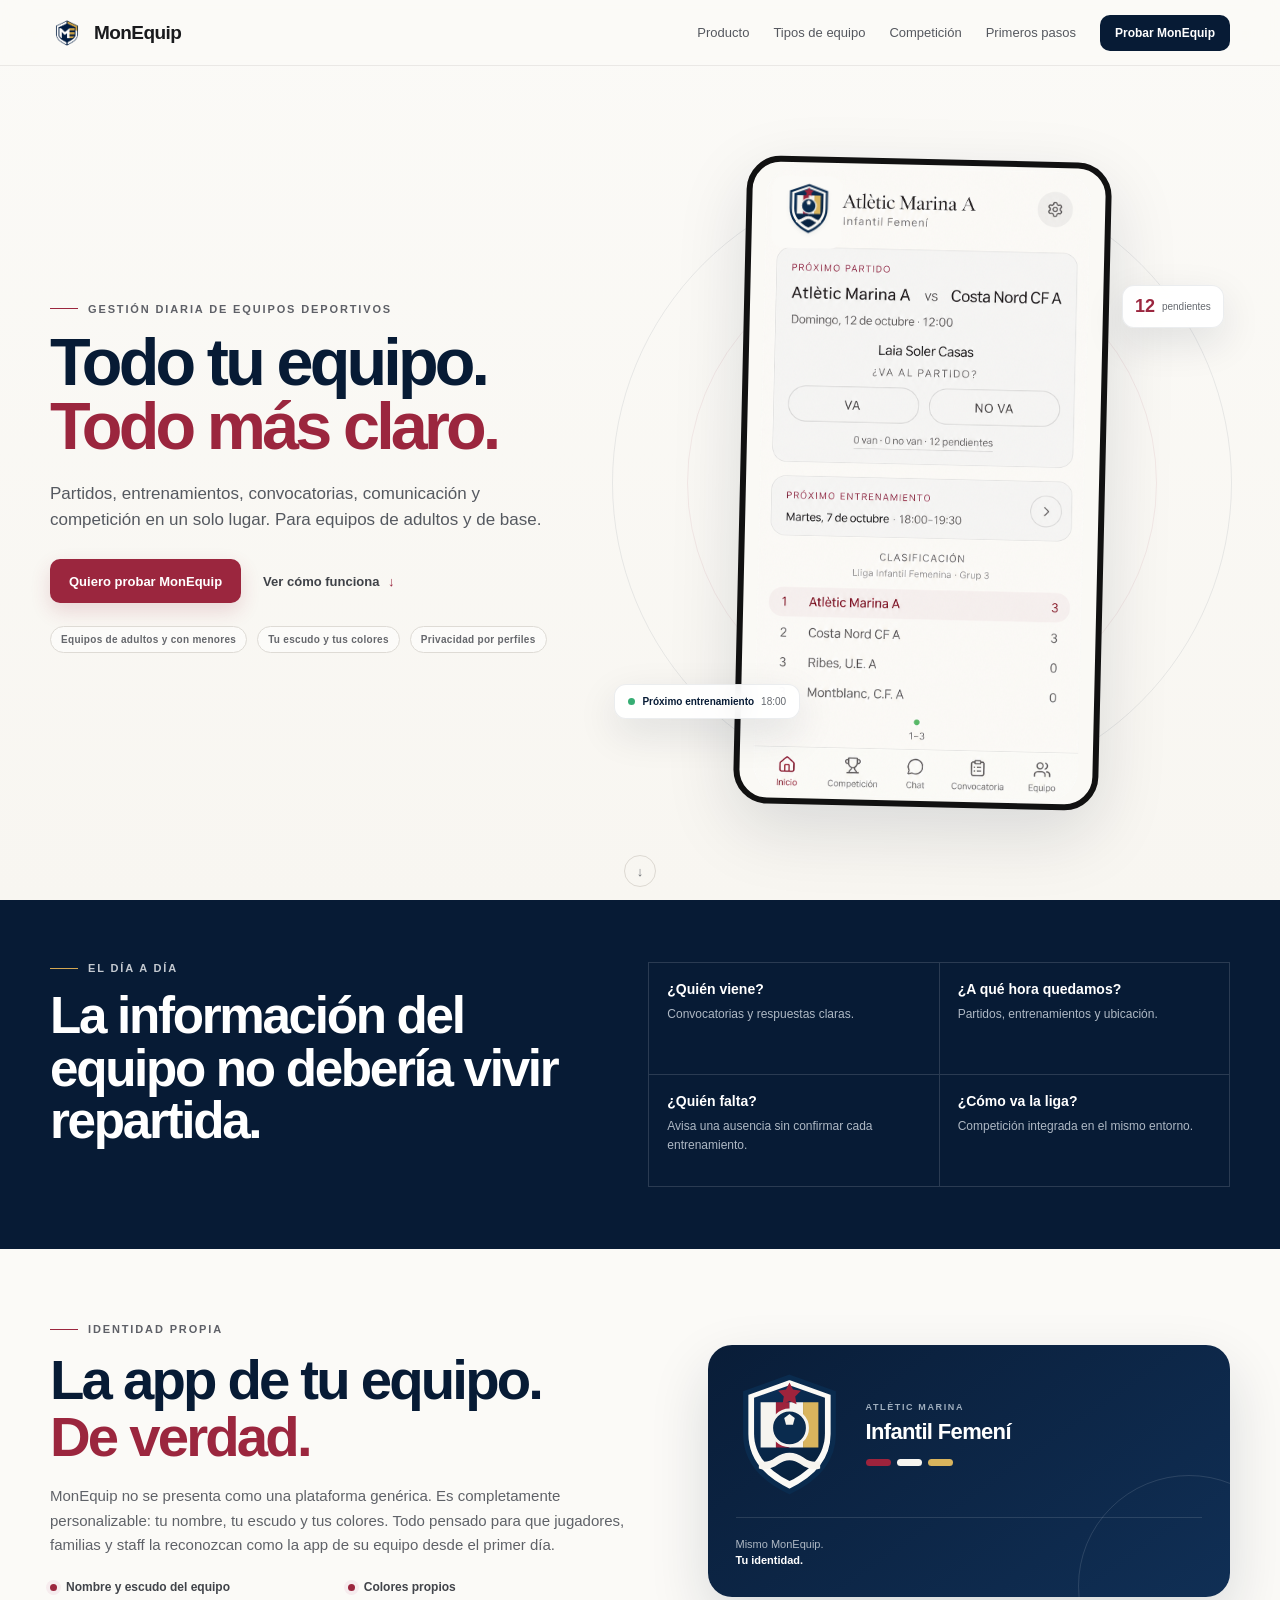
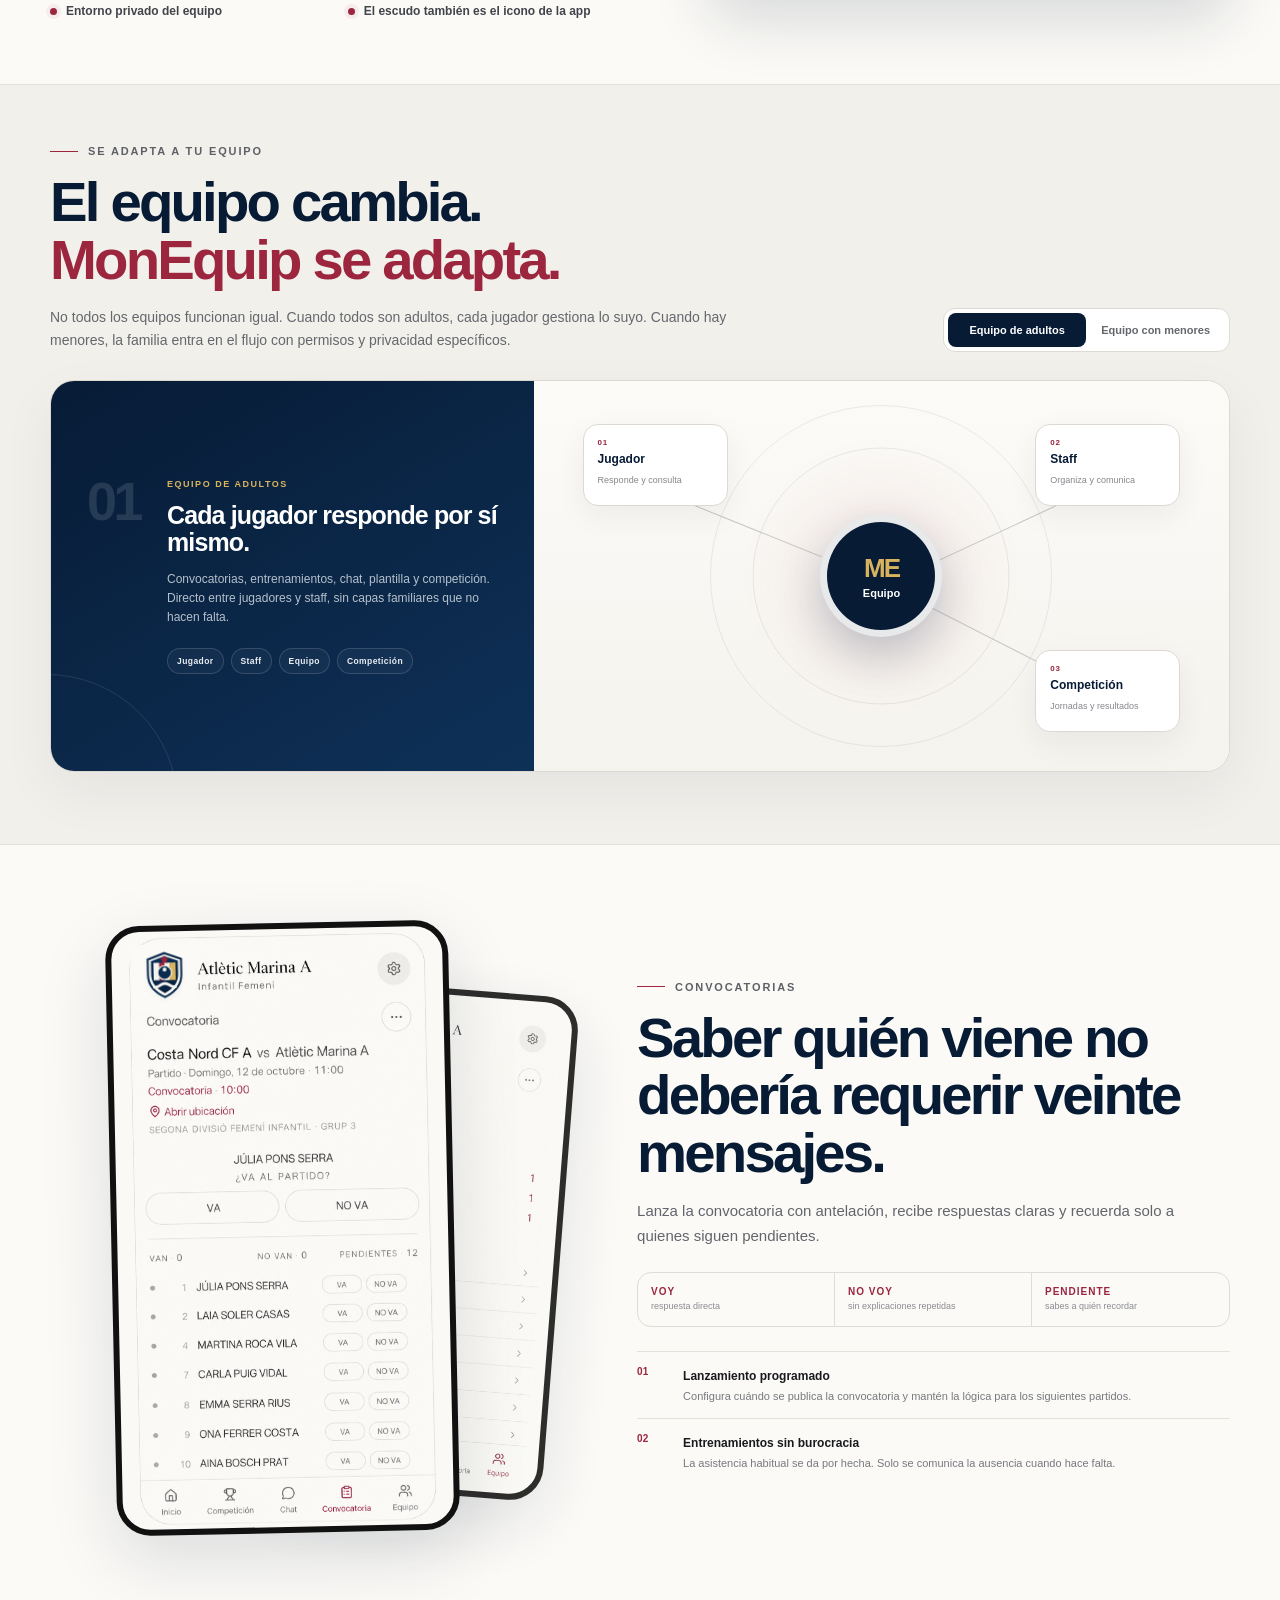
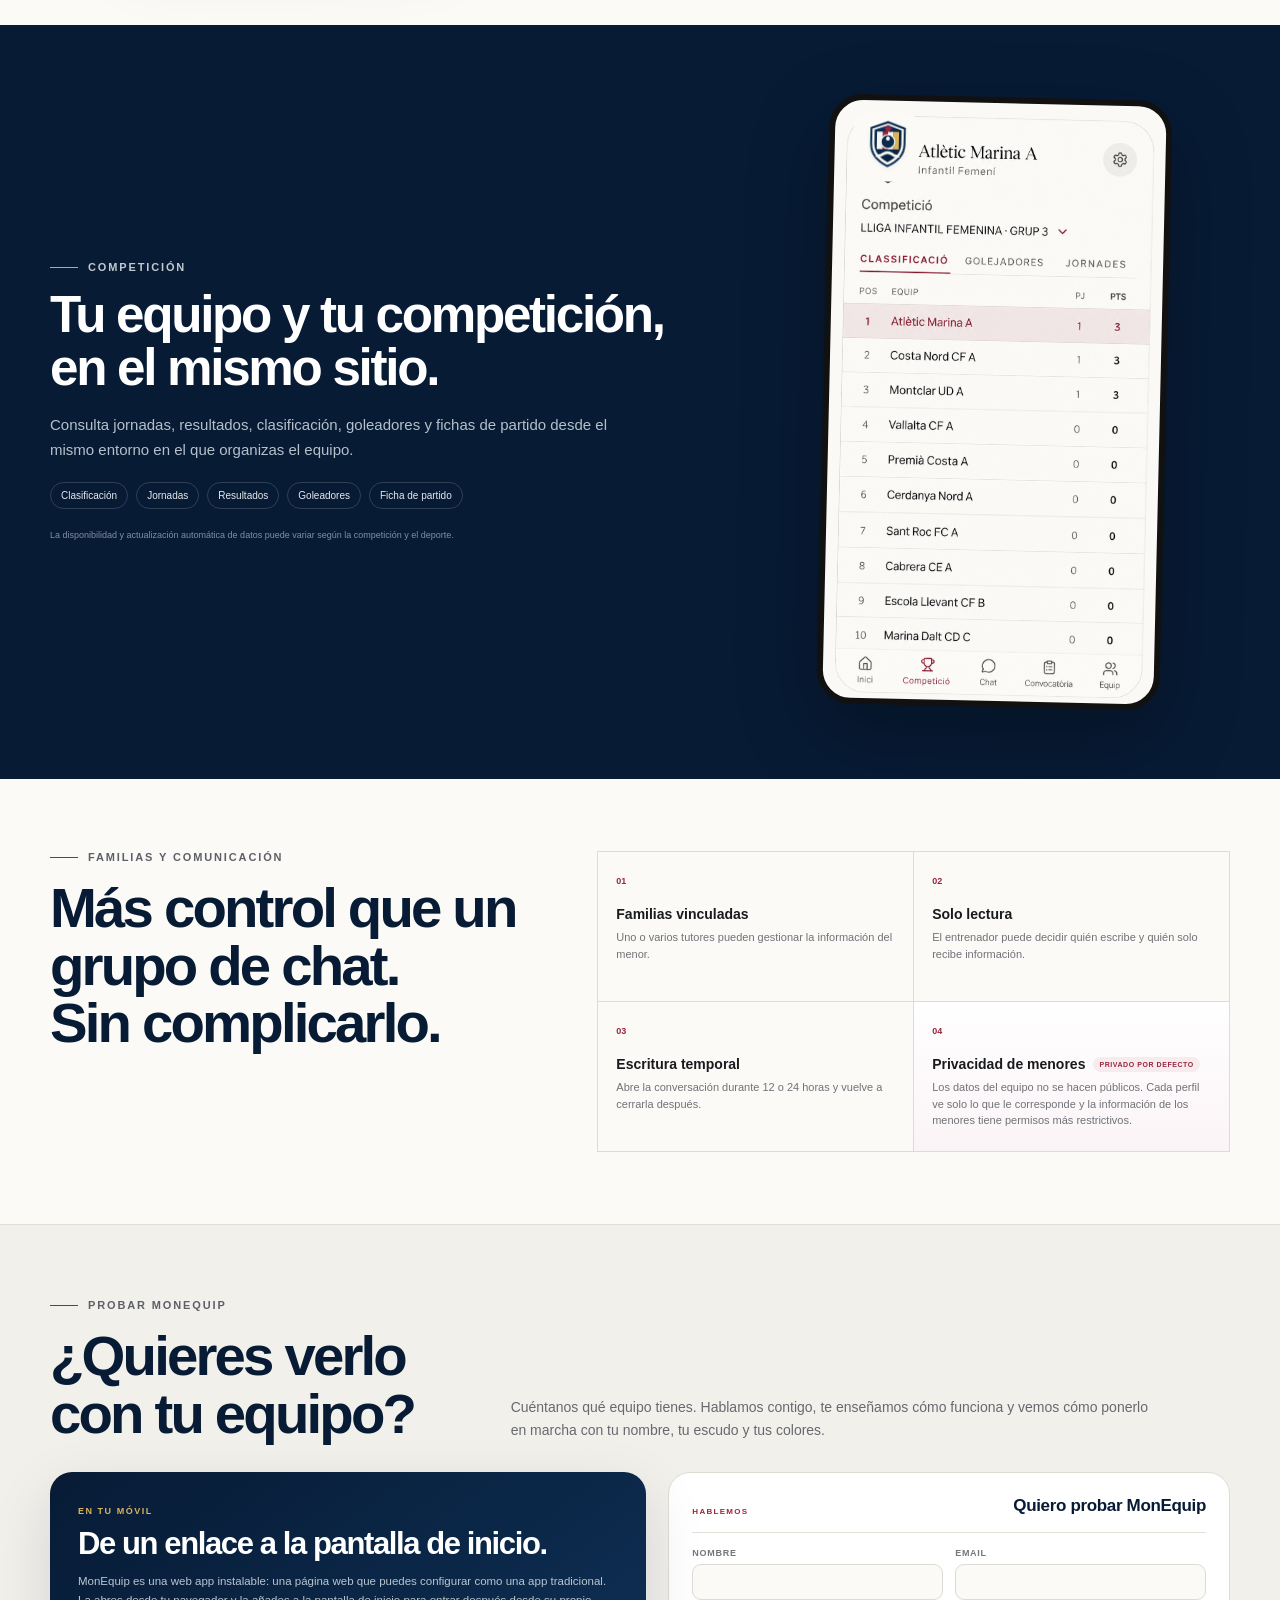
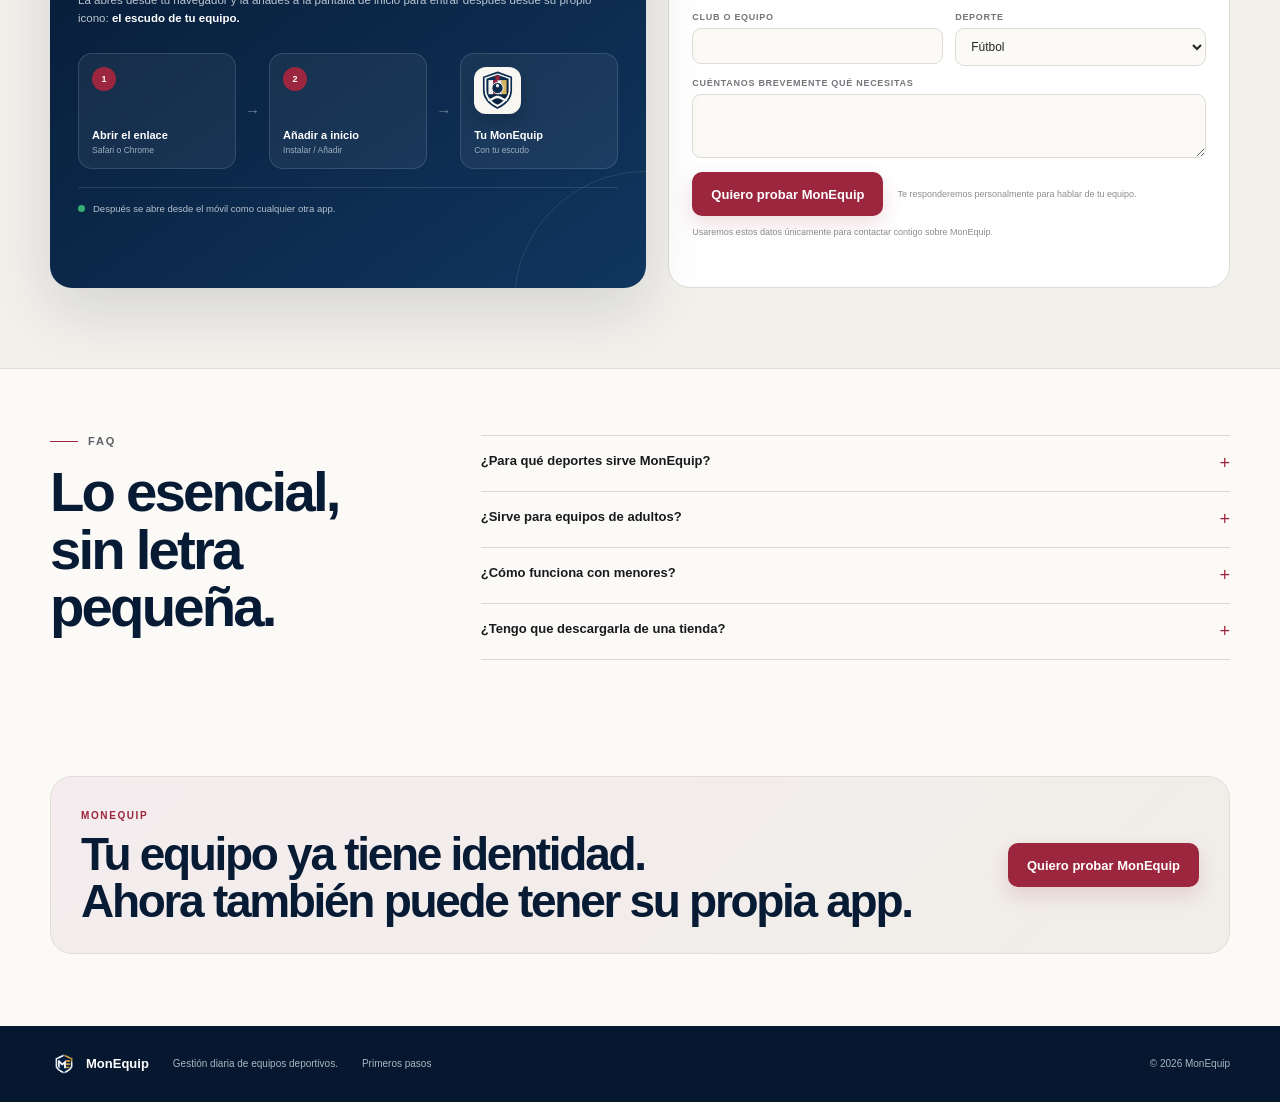
<file: index.html>
<!doctype html>
<html lang="es">
<head>
  <meta charset="utf-8" />
  <meta name="viewport" content="width=device-width,initial-scale=1,viewport-fit=cover" />
  <meta name="theme-color" content="#071b35" />
  <title>MonEquip · La app de tu equipo</title>
  <meta name="description" content="MonEquip organiza convocatorias, entrenamientos, comunicación y competición en una app personalizada para tu equipo." />
  <link rel="icon" href="assets/favicon.png" />
  <link rel="stylesheet" href="styles.css" />
</head>
<body>
  <header class="site-header" id="top">
    <a class="brand" href="#top" aria-label="MonEquip inicio">
      <img src="assets/monequip-mark.png" alt="" />
      <span>MonEquip</span>
    </a>
    <nav class="desktop-nav" aria-label="Navegación principal">
      <a href="#producto">Producto</a>
      <a href="#equipos">Tipos de equipo</a>
      <a href="#competicion">Competición</a>
      <a href="/primeros-pasos/">Primeros pasos</a>
    </nav>
    <a class="button button-small button-dark" href="#contacto">Probar MonEquip</a>
    <button class="menu-button" aria-expanded="false" aria-label="Abrir menú"><span></span><span></span></button>
  </header>

  <nav class="mobile-menu" aria-label="Navegación móvil">
    <a href="#producto">Producto</a>
    <a href="#equipos">Tipos de equipo</a>
    <a href="#competicion">Competición</a>
    <a href="/primeros-pasos/">Primeros pasos</a>
    <a href="#contacto">Cómo instalarlo</a>
    <a href="#contacto">Probar MonEquip</a>
  </nav>

  <main>
    <section class="hero">
      <div class="hero-grid">
        <div class="hero-copy">
          <div class="eyebrow"><span></span> Gestión diaria de equipos deportivos</div>
          <h1>Todo tu equipo.<br><strong>Todo más claro.</strong></h1>
          <p class="hero-lede">Partidos, entrenamientos, convocatorias, comunicación y competición en un solo lugar. Para equipos de adultos y de base.</p>
          <div class="hero-actions">
            <a class="button button-primary" href="#contacto">Quiero probar MonEquip</a>
            <a class="text-link" href="#producto">Ver cómo funciona <span>↓</span></a>
          </div>
          <div class="hero-proof" aria-label="Características principales">
            <span>Equipos de adultos y con menores</span>
            <span>Tu escudo y tus colores</span>
            <span>Privacidad por perfiles</span>
          </div>
        </div>

        <div class="hero-product" aria-label="Vista de MonEquip">
          <div class="brand-orbit orbit-one"></div>
          <div class="brand-orbit orbit-two"></div>
          <div class="phone phone-hero">
            <img src="assets/screens/inicio.png" alt="Pantalla de inicio de MonEquip para un equipo juvenil" />
            <span class="crest-cover"></span>
            <img class="team-crest-overlay" src="assets/team-crest.svg" alt="" />
          </div>
          <div class="floating-card floating-card-top">
            <b>12</b><span>pendientes</span>
          </div>
          <div class="floating-card floating-card-bottom">
            <span class="status-dot"></span><b>Próximo entrenamiento</b><span>18:00</span>
          </div>
        </div>
      </div>
      <a href="#producto" class="scroll-cue" aria-label="Seguir bajando">↓</a>
    </section>

    <section class="problem-band" id="producto">
      <div class="section-wrap problem-grid">
        <div>
          <div class="eyebrow light"><span></span> El día a día</div>
          <h2>La información del equipo no debería vivir repartida.</h2>
        </div>
        <div class="problem-list">
          <div><b>¿Quién viene?</b><span>Convocatorias y respuestas claras.</span></div>
          <div><b>¿A qué hora quedamos?</b><span>Partidos, entrenamientos y ubicación.</span></div>
          <div><b>¿Quién falta?</b><span>Avisa una ausencia sin confirmar cada entrenamiento.</span></div>
          <div><b>¿Cómo va la liga?</b><span>Competición integrada en el mismo entorno.</span></div>
        </div>
      </div>
    </section>

    <section class="identity-section">
      <div class="section-wrap identity-grid">
        <div class="identity-copy">
          <div class="eyebrow"><span></span> Identidad propia</div>
          <h2>La app de tu equipo.<br><em>De verdad.</em></h2>
          <p>MonEquip no se presenta como una plataforma genérica. Es completamente personalizable: tu nombre, tu escudo y tus colores. Todo pensado para que jugadores, familias y staff la reconozcan como la app de su equipo desde el primer día.</p>
          <div class="identity-points">
            <span><i></i> Nombre y escudo del equipo</span>
            <span><i></i> Colores propios</span>
            <span><i></i> Entorno privado del equipo</span>
            <span><i></i> El escudo también es el icono de la app</span>
          </div>
        </div>
        <div class="identity-showcase">
          <div class="crest-stage">
            <img src="assets/team-crest.svg" alt="Escudo ficticio personalizado de un equipo" />
            <div>
              <small>ATLÈTIC MARINA</small>
              <strong>Infantil Femení</strong>
              <div class="swatches"><span></span><span></span><span></span></div>
            </div>
          </div>
          <div class="identity-note">Mismo MonEquip.<br><b>Tu identidad.</b></div>
        </div>
      </div>
    </section>

    <section class="teams-section" id="equipos">
      <div class="section-wrap teams-v3-heading">
        <div>
          <div class="eyebrow"><span></span> Se adapta a tu equipo</div>
          <h2>El equipo cambia.<br><em>MonEquip se adapta.</em></h2>
          <p>No todos los equipos funcionan igual. Cuando todos son adultos, cada jugador gestiona lo suyo. Cuando hay menores, la familia entra en el flujo con permisos y privacidad específicos.</p>
        </div>
        <div class="segment-control" role="tablist" aria-label="Tipo de equipo">
          <button class="segment active" role="tab" aria-selected="true" data-team="adult">Equipo de adultos</button>
          <button class="segment" role="tab" aria-selected="false" data-team="youth">Equipo con menores</button>
        </div>
      </div>

      <div class="section-wrap team-experience">
        <div class="team-story" data-copy="adult">
          <div class="story-number">01</div>
          <div>
            <span class="story-kicker">EQUIPO DE ADULTOS</span>
            <h3>Cada jugador responde por sí mismo.</h3>
            <p>Convocatorias, entrenamientos, chat, plantilla y competición. Directo entre jugadores y staff, sin capas familiares que no hacen falta.</p>
            <div class="story-tags"><span>Jugador</span><span>Staff</span><span>Equipo</span><span>Competición</span></div>
          </div>
        </div>
        <div class="team-story hidden" data-copy="youth">
          <div class="story-number">02</div>
          <div>
            <span class="story-kicker">EQUIPO CON MENORES</span>
            <h3>La familia participa sin convertir el equipo en un grupo de padres.</h3>
            <p>Uno o varios tutores pueden estar vinculados al menor, responder por él y recibir solo la información que les corresponde. El staff sigue teniendo el control.</p>
            <div class="story-tags"><span>Jugador/a</span><span>Familia</span><span>Staff</span><span>Competición</span></div>
          </div>
        </div>

        <div class="team-map" id="adult-panel" aria-label="Relación entre jugador, staff, equipo y competición">
          <span class="map-line line-a"></span><span class="map-line line-b"></span><span class="map-line line-c"></span>
          <div class="map-node node-player"><small>01</small><b>Jugador</b><span>Responde y consulta</span></div>
          <div class="map-node node-staff"><small>02</small><b>Staff</b><span>Organiza y comunica</span></div>
          <div class="map-node node-comp"><small>03</small><b>Competición</b><span>Jornadas y resultados</span></div>
          <div class="map-core"><span>ME</span><b>Equipo</b></div>
        </div>
        <div class="team-map hidden" id="youth-panel" aria-label="Relación entre jugador, familia, staff, equipo y competición">
          <span class="map-line line-a"></span><span class="map-line line-b"></span><span class="map-line line-c"></span><span class="map-line line-d"></span>
          <div class="map-node node-player"><small>01</small><b>Jugador/a</b><span>Acceso adaptado</span></div>
          <div class="map-node node-family"><small>02</small><b>Familia</b><span>Responde por el menor</span></div>
          <div class="map-node node-staff"><small>03</small><b>Staff</b><span>Control y permisos</span></div>
          <div class="map-node node-comp"><small>04</small><b>Competición</b><span>Jornadas y resultados</span></div>
          <div class="map-core"><span>ME</span><b>Equipo</b></div>
        </div>
      </div>
    </section>

    <section class="feature-section">
      <div class="section-wrap feature-split">
        <div class="phone-stack">
          <div class="phone phone-main">
            <img src="assets/screens/convocatoria.png" alt="Convocatoria en MonEquip" />
            <span class="crest-cover"></span>
            <img class="team-crest-overlay" src="assets/team-crest.svg" alt="" />
          </div>
          <div class="phone phone-back">
            <img src="assets/screens/equipo.png" alt="Plantilla del equipo en MonEquip" />
            <span class="crest-cover"></span>
            <img class="team-crest-overlay" src="assets/team-crest.svg" alt="" />
          </div>
        </div>
        <div class="feature-copy">
          <div class="eyebrow"><span></span> Convocatorias</div>
          <h2>Saber quién viene no debería requerir veinte mensajes.</h2>
          <p>Lanza la convocatoria con antelación, recibe respuestas claras y recuerda solo a quienes siguen pendientes.</p>
          <div class="metric-row">
            <div><b>VOY</b><small>respuesta directa</small></div>
            <div><b>NO VOY</b><small>sin explicaciones repetidas</small></div>
            <div><b>PENDIENTE</b><small>sabes a quién recordar</small></div>
          </div>
          <div class="mini-feature"><span>01</span><div><b>Lanzamiento programado</b><p>Configura cuándo se publica la convocatoria y mantén la lógica para los siguientes partidos.</p></div></div>
          <div class="mini-feature"><span>02</span><div><b>Entrenamientos sin burocracia</b><p>La asistencia habitual se da por hecha. Solo se comunica la ausencia cuando hace falta.</p></div></div>
        </div>
      </div>
    </section>

    <section class="competition-section" id="competicion">
      <div class="section-wrap competition-grid">
        <div class="competition-copy">
          <div class="eyebrow light"><span></span> Competición</div>
          <h2>Tu equipo y tu competición, en el mismo sitio.</h2>
          <p>Consulta jornadas, resultados, clasificación, goleadores y fichas de partido desde el mismo entorno en el que organizas el equipo.</p>
          <div class="competition-tags"><span>Clasificación</span><span>Jornadas</span><span>Resultados</span><span>Goleadores</span><span>Ficha de partido</span></div>
          <small>La disponibilidad y actualización automática de datos puede variar según la competición y el deporte.</small>
        </div>
        <div class="phone competition-phone">
          <img src="assets/screens/competicion.png" alt="Clasificación y competición en MonEquip" />
          <span class="crest-cover"></span>
          <img class="team-crest-overlay" src="assets/team-crest.svg" alt="" />
        </div>
      </div>
    </section>

    <section class="communication-section">
      <div class="section-wrap communication-grid">
        <div>
          <div class="eyebrow"><span></span> Familias y comunicación</div>
          <h2>Más control que un grupo de chat.<br>Sin complicarlo.</h2>
        </div>
        <div class="comm-cards">
          <article><span>01</span><h3>Familias vinculadas</h3><p>Uno o varios tutores pueden gestionar la información del menor.</p></article>
          <article><span>02</span><h3>Solo lectura</h3><p>El entrenador puede decidir quién escribe y quién solo recibe información.</p></article>
          <article><span>03</span><h3>Escritura temporal</h3><p>Abre la conversación durante 12 o 24 horas y vuelve a cerrarla después.</p></article>
          <article class="privacy-card"><span>04</span><h3>Privacidad de menores</h3><p>Los datos del equipo no se hacen públicos. Cada perfil ve solo lo que le corresponde y la información de los menores tiene permisos más restrictivos.</p></article>
        </div>
      </div>
    </section>

    <section class="contact-section contact-install" id="contacto">
      <div class="section-wrap contact-intro">
        <div class="eyebrow"><span></span> Probar MonEquip</div>
        <h2>¿Quieres verlo con tu equipo?</h2>
        <p>Cuéntanos qué equipo tienes. Hablamos contigo, te enseñamos cómo funciona y vemos cómo ponerlo en marcha con tu nombre, tu escudo y tus colores.</p>
      </div>

      <div class="section-wrap contact-install-grid">
        <div class="install-card">
          <div class="install-card-head">
            <span class="install-label">EN TU MÓVIL</span>
            <h3>De un enlace a la pantalla de inicio.</h3>
            <p>MonEquip es una web app instalable: una página web que puedes configurar como una app tradicional. La abres desde tu navegador y la añades a la pantalla de inicio para entrar después desde su propio icono: <strong>el escudo de tu equipo.</strong></p>
          </div>
          <div class="install-journey" aria-label="Cómo instalar MonEquip">
            <div class="journey-step"><b>1</b><span>Abrir el enlace</span><small>Safari o Chrome</small></div>
            <i>→</i>
            <div class="journey-step"><b>2</b><span>Añadir a inicio</span><small>Instalar / Añadir</small></div>
            <i>→</i>
            <div class="journey-step final"><div class="mini-app-icon"><img src="assets/team-crest.svg" alt=""></div><span>Tu MonEquip</span><small>Con tu escudo</small></div>
          </div>
          <div class="install-foot"><span class="status-dot"></span> Después se abre desde el móvil como cualquier otra app.</div>
        </div>

        <form class="contact-form" id="contact-form">
          <div class="form-title"><span>HABLEMOS</span><strong>Quiero probar MonEquip</strong></div>
          <div class="form-row"><label>Nombre<input name="name" autocomplete="name" required></label><label>Email<input name="email" type="email" autocomplete="email" required></label></div>
          <div class="form-row"><label>Club o equipo<input name="team" required></label><label>Deporte<select name="sport"><option>Fútbol</option><option>Fútbol sala</option><option>Baloncesto</option><option>Voleibol</option><option>Hockey</option><option>Otro</option></select></label></div>
          <label>Cuéntanos brevemente qué necesitas<textarea name="message" rows="3" maxlength="2000"></textarea></label>
          <label class="hp-field" aria-hidden="true">Web de empresa<input name="company_website" tabindex="-1" autocomplete="off"></label>
          <div class="form-foot"><button class="button button-primary" type="submit">Quiero probar MonEquip</button><span>Te responderemos personalmente para hablar de tu equipo.</span></div>
          <p class="form-privacy">Usaremos estos datos únicamente para contactar contigo sobre MonEquip.</p>
          <p class="form-status" id="form-status" role="status" aria-live="polite"></p>
        </form>
      </div>
    </section>

    <section class="faq-section">
      <div class="section-wrap faq-grid">
        <div><div class="eyebrow"><span></span> FAQ</div><h2>Lo esencial,<br>sin letra pequeña.</h2></div>
        <div class="faq-list">
          <details><summary>¿Para qué deportes sirve MonEquip?<span>+</span></summary><p>Está pensado para deportes colectivos. Su estructura sirve para fútbol, fútbol sala, baloncesto, voleibol, hockey y otros deportes de equipo. Algunas funciones de competición pueden variar según el deporte y la fuente de datos disponible.</p></details>
          <details><summary>¿Sirve para equipos de adultos?<span>+</span></summary><p>Sí. En adultos los jugadores gestionan directamente sus convocatorias, entrenamientos y comunicación. Las funciones de familias y menores simplemente no aparecen cuando no hacen falta.</p></details>
          <details><summary>¿Cómo funciona con menores?<span>+</span></summary><p>Un jugador menor puede tener uno o varios tutores vinculados. Los responsables autorizados pueden responder por él y recibir la información que corresponda. Los datos del equipo no se hacen públicos y cada perfil ve solo lo que necesita; en menores, los permisos son más restrictivos y su teléfono no se muestra al resto de miembros.</p></details>
          <details><summary>¿Tengo que descargarla de una tienda?<span>+</span></summary><p>No. MonEquip es una web app instalable: una página web que puedes configurar como una app tradicional. La abres desde tu navegador y la añades a la pantalla de inicio para acceder después desde su propio icono, que puede ser el escudo de tu equipo.</p></details>
        </div>
      </div>
    </section>

    <section class="final-cta">
      <div class="section-wrap final-cta-inner">
        <div><span>MonEquip</span><h2>Tu equipo ya tiene identidad.<br>Ahora también puede tener su propia app.</h2></div>
        <a class="button button-primary" href="#contacto">Quiero probar MonEquip</a>
      </div>
    </section>
  </main>

  <footer>
    <div class="section-wrap footer-inner">
      <div class="footer-brand"><img src="assets/monequip-mark.png" alt=""><b>MonEquip</b></div>
      <span>Gestión diaria de equipos deportivos.</span>
      <a href="/primeros-pasos/">Primeros pasos</a>
      <span>© 2026 MonEquip</span>
    </div>
  </footer>

  <script src="script.js"></script>
</body>
</html>
</file>
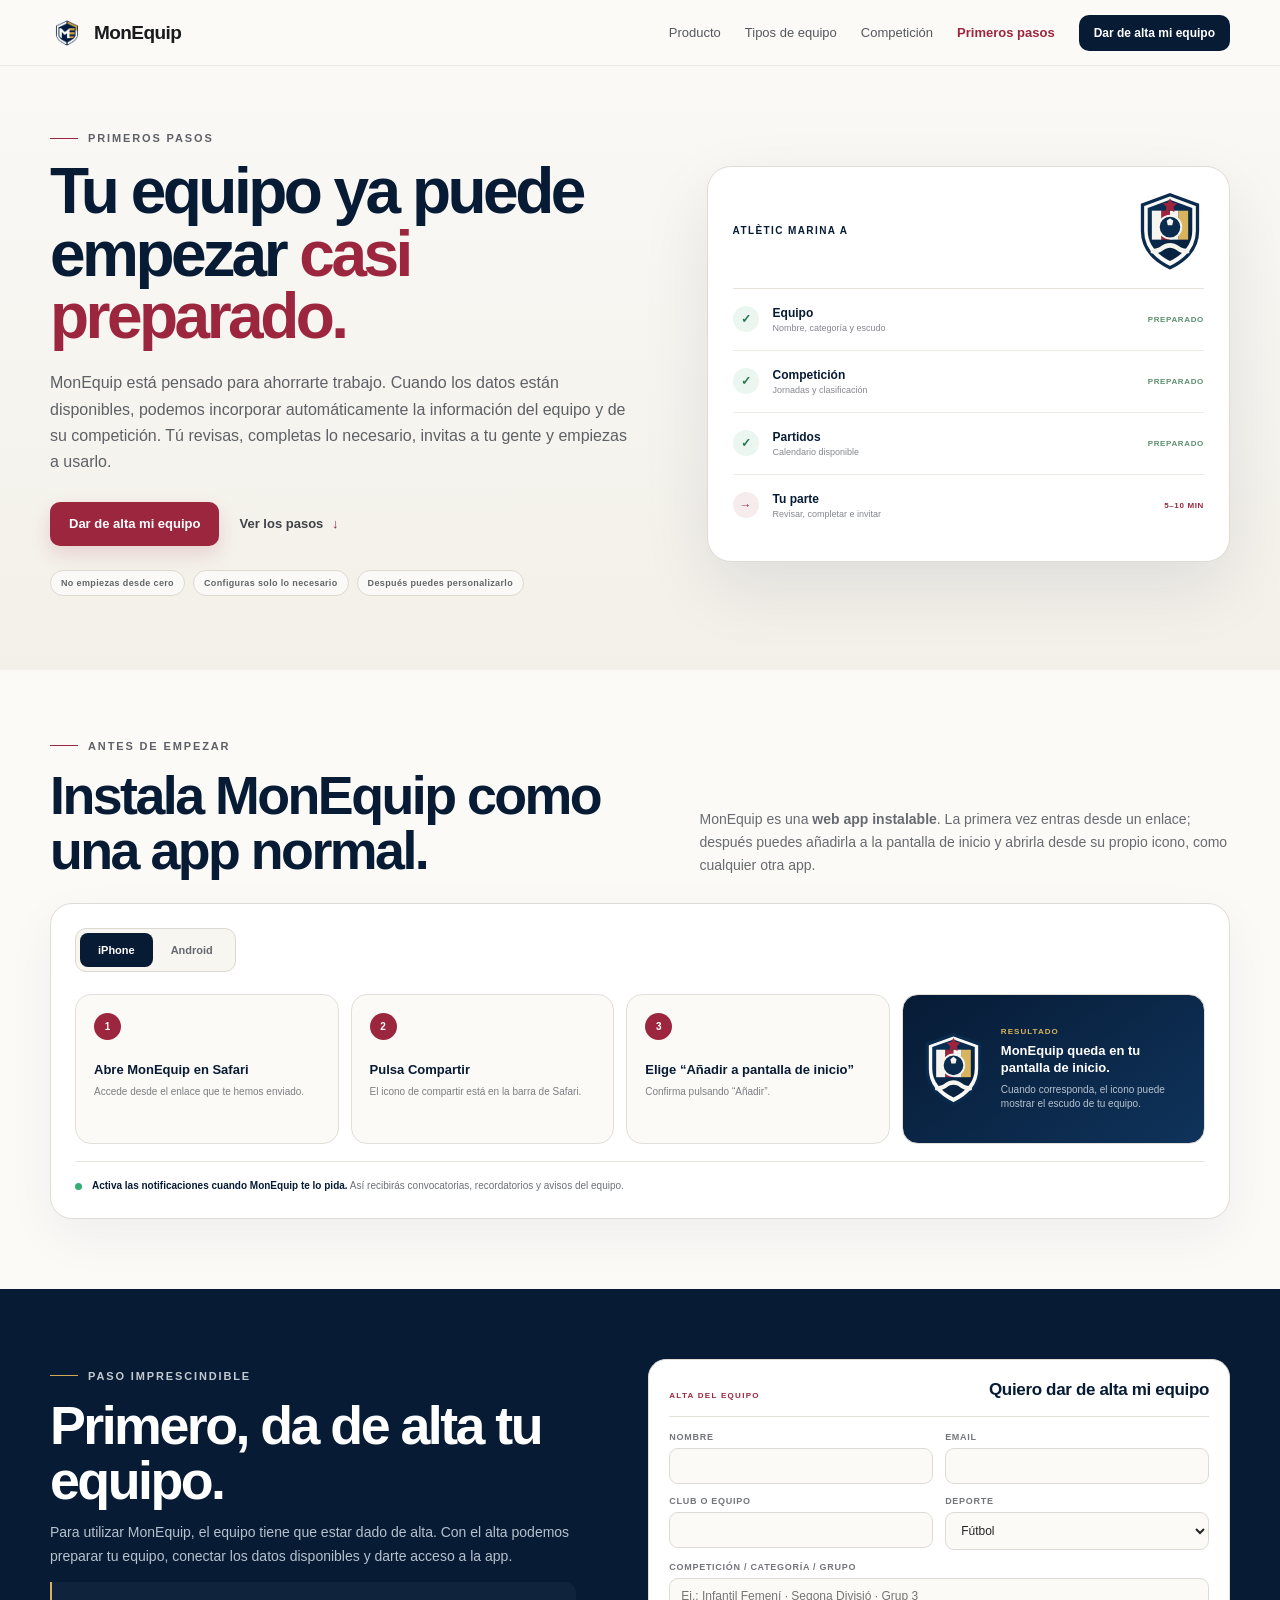
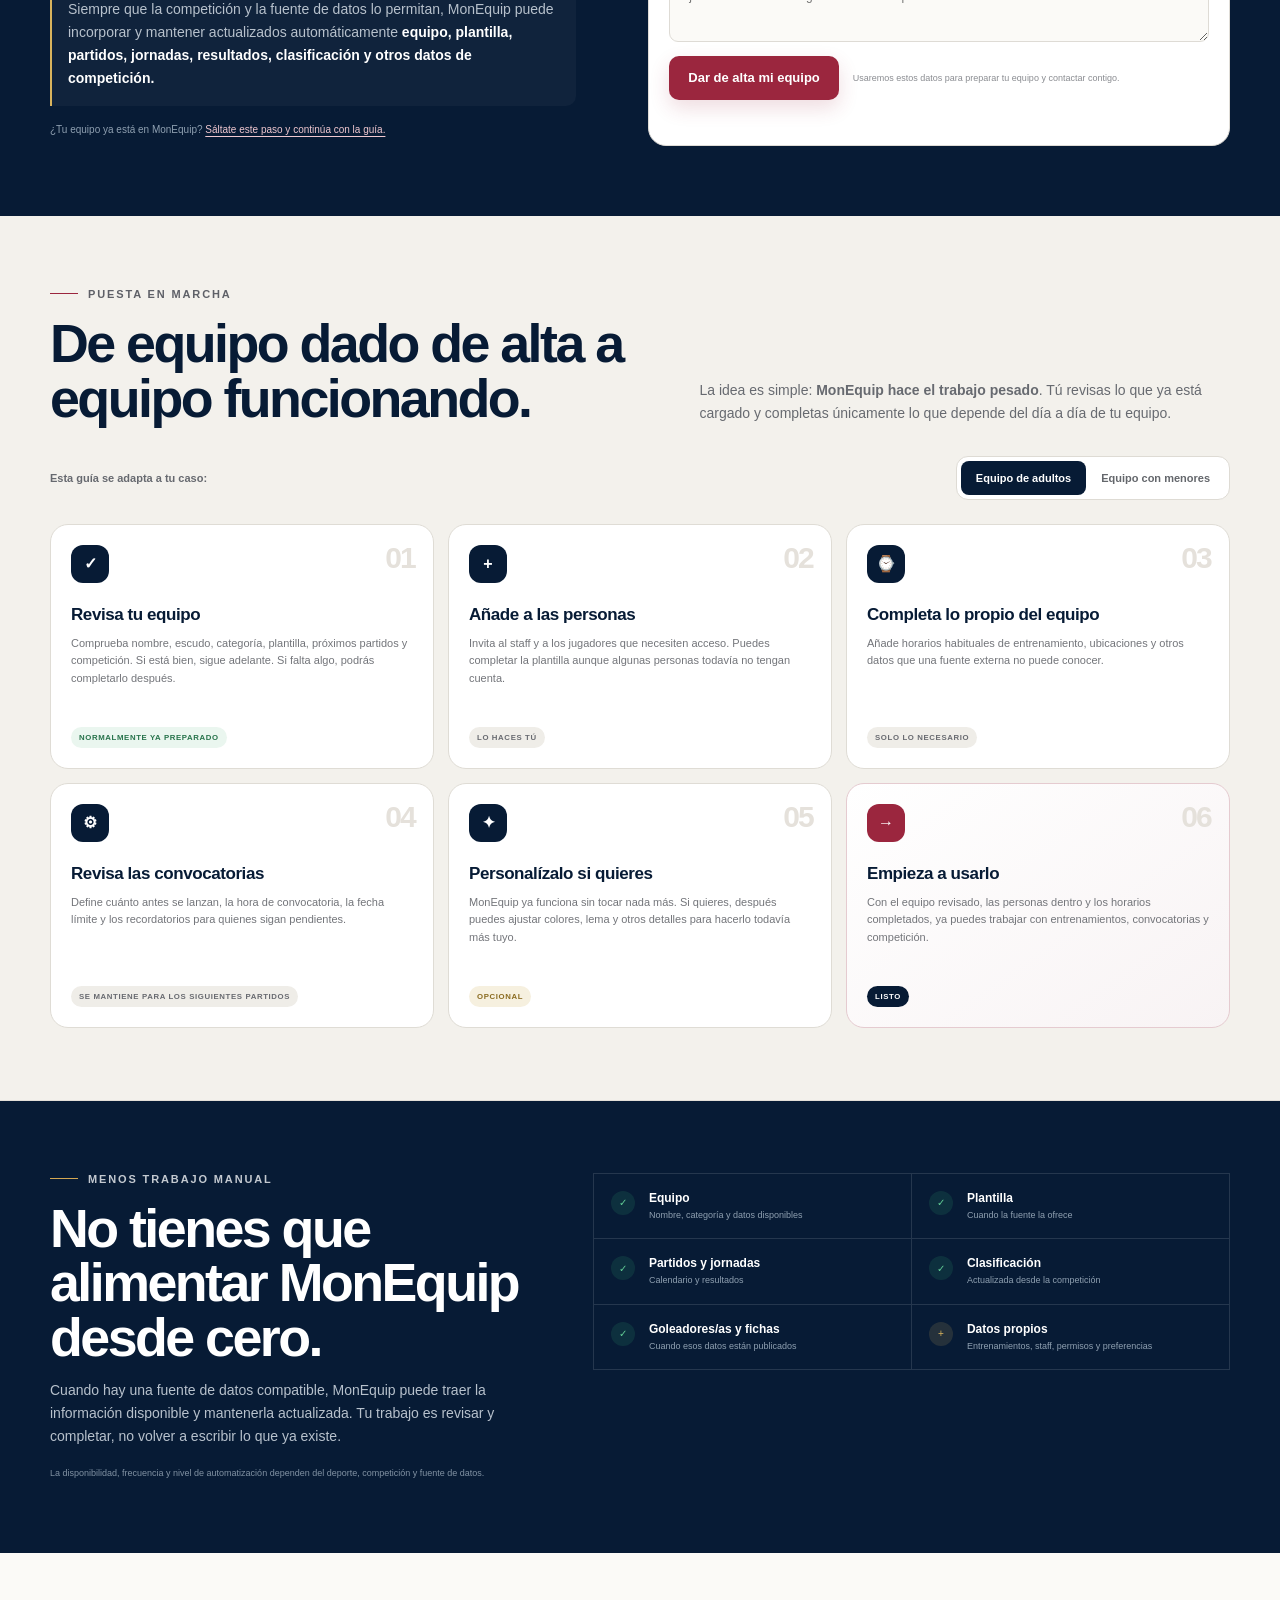
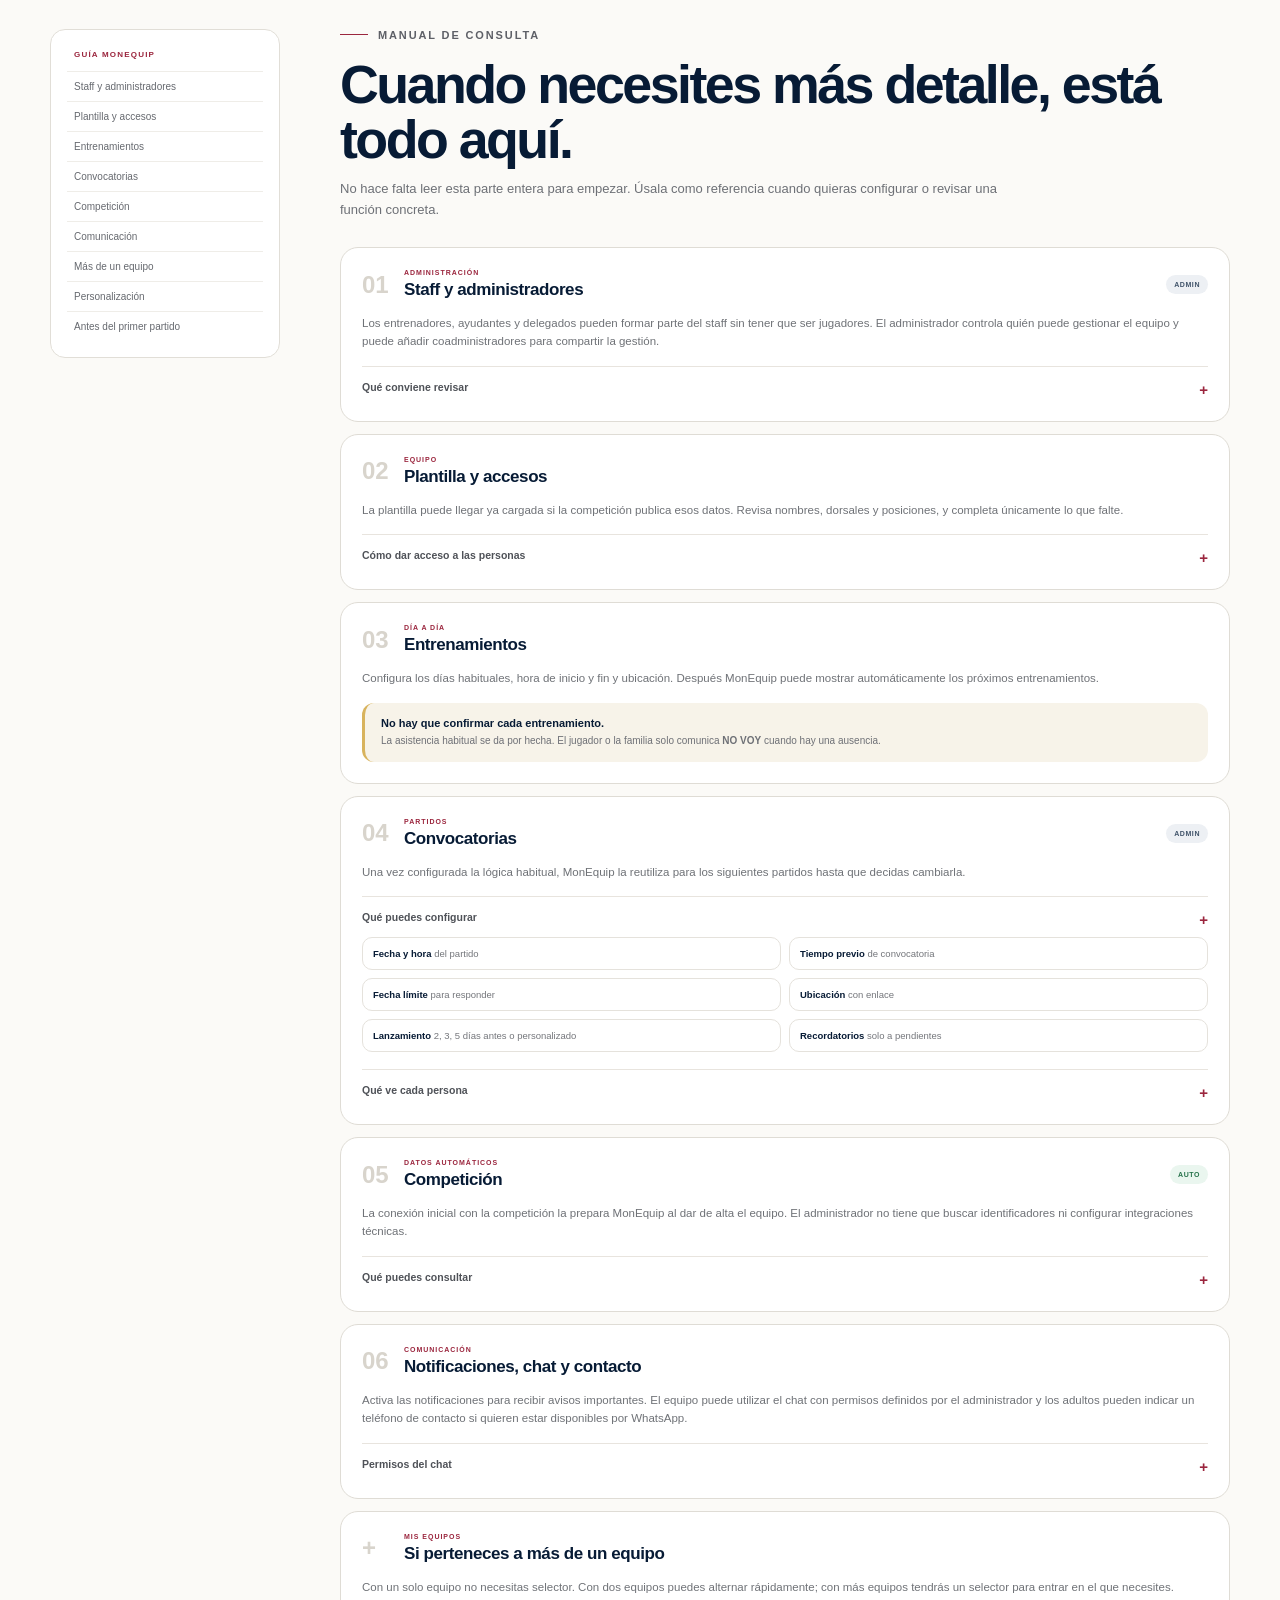
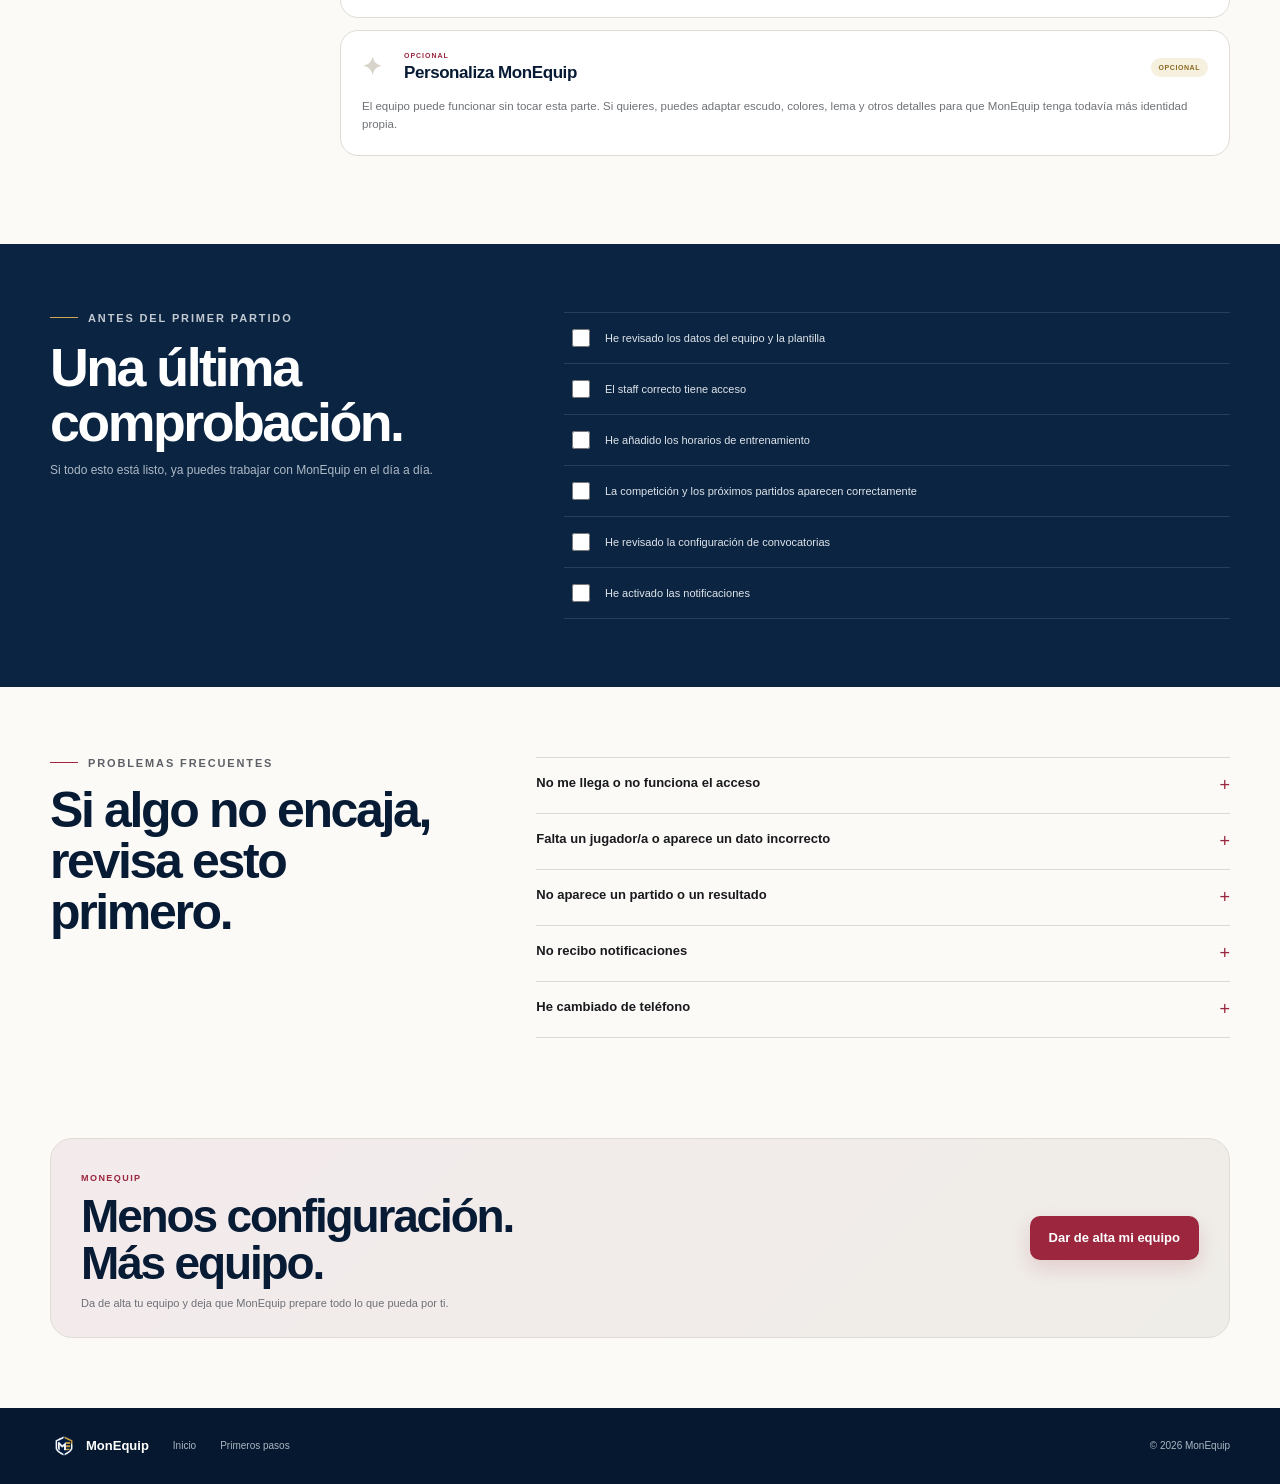
<file: primeros-pasos/index.html>
<!doctype html>
<html lang="es">
<head>
  <meta charset="utf-8" />
  <meta name="viewport" content="width=device-width,initial-scale=1,viewport-fit=cover" />
  <meta name="theme-color" content="#071b35" />
  <title>Primeros pasos · MonEquip</title>
  <meta name="description" content="Guía de primeros pasos de MonEquip para administradores y entrenadores: alta del equipo, instalación, accesos, plantilla, familias, entrenamientos, convocatorias y más." />
  <link rel="icon" href="../assets/favicon.png" />
  <link rel="stylesheet" href="../styles.css" />
  <link rel="stylesheet" href="primeros-pasos.css" />
</head>
<body class="guide-page">
  <header class="site-header" id="top">
    <a class="brand" href="/" aria-label="MonEquip inicio">
      <img src="../assets/monequip-mark.png" alt="" />
      <span>MonEquip</span>
    </a>
    <nav class="desktop-nav" aria-label="Navegación principal">
      <a href="/#producto">Producto</a>
      <a href="/#equipos">Tipos de equipo</a>
      <a href="/#competicion">Competición</a>
      <a class="active-link" href="/primeros-pasos/">Primeros pasos</a>
    </nav>
    <a class="button button-small button-dark" href="#alta">Dar de alta mi equipo</a>
    <button class="menu-button" aria-expanded="false" aria-label="Abrir menú"><span></span><span></span></button>
  </header>

  <nav class="mobile-menu" aria-label="Navegación móvil">
    <a href="/#producto">Producto</a>
    <a href="/#equipos">Tipos de equipo</a>
    <a href="/#competicion">Competición</a>
    <a href="/primeros-pasos/">Primeros pasos</a>
    <a href="#alta">Dar de alta mi equipo</a>
  </nav>

  <main>
    <section class="guide-hero">
      <div class="section-wrap guide-hero-grid">
        <div class="guide-hero-copy">
          <div class="eyebrow"><span></span> Primeros pasos</div>
          <h1>Tu equipo ya puede empezar <strong>casi preparado.</strong></h1>
          <p>MonEquip está pensado para ahorrarte trabajo. Cuando los datos están disponibles, podemos incorporar automáticamente la información del equipo y de su competición. Tú revisas, completas lo necesario, invitas a tu gente y empiezas a usarlo.</p>
          <div class="guide-hero-actions">
            <a class="button button-primary" href="#alta">Dar de alta mi equipo</a>
            <a class="text-link" href="#recorrido">Ver los pasos <span>↓</span></a>
          </div>
          <div class="guide-trust">
            <span>No empiezas desde cero</span>
            <span>Configuras solo lo necesario</span>
            <span>Después puedes personalizarlo</span>
          </div>
        </div>
        <div class="guide-hero-card">
          <div class="hero-card-top">
            <span class="tiny-label">ATLÈTIC MARINA A</span>
            <img src="../assets/team-crest.svg" alt="Escudo ficticio del Atlètic Marina A" />
          </div>
          <div class="hero-check"><i>✓</i><div><b>Equipo</b><small>Nombre, categoría y escudo</small></div><span>Preparado</span></div>
          <div class="hero-check"><i>✓</i><div><b>Competición</b><small>Jornadas y clasificación</small></div><span>Preparado</span></div>
          <div class="hero-check"><i>✓</i><div><b>Partidos</b><small>Calendario disponible</small></div><span>Preparado</span></div>
          <div class="hero-check pending"><i>→</i><div><b>Tu parte</b><small>Revisar, completar e invitar</small></div><span>5–10 min</span></div>
        </div>
      </div>
    </section>

    <section class="install-first" id="instalar">
      <div class="section-wrap">
        <div class="section-heading compact">
          <div>
            <div class="eyebrow"><span></span> Antes de empezar</div>
            <h2>Instala MonEquip como una app normal.</h2>
          </div>
          <p>MonEquip es una <strong>web app instalable</strong>. La primera vez entras desde un enlace; después puedes añadirla a la pantalla de inicio y abrirla desde su propio icono, como cualquier otra app.</p>
        </div>

        <div class="install-guide-card">
          <div class="install-tabs" role="tablist" aria-label="Sistema operativo">
            <button class="install-tab active" data-install="iphone" role="tab" aria-selected="true">iPhone</button>
            <button class="install-tab" data-install="android" role="tab" aria-selected="false">Android</button>
          </div>

          <div class="install-panel" data-install-panel="iphone">
            <div class="install-step"><b>1</b><div><strong>Abre MonEquip en Safari</strong><span>Accede desde el enlace que te hemos enviado.</span></div></div>
            <div class="install-step"><b>2</b><div><strong>Pulsa Compartir</strong><span>El icono de compartir está en la barra de Safari.</span></div></div>
            <div class="install-step"><b>3</b><div><strong>Elige “Añadir a pantalla de inicio”</strong><span>Confirma pulsando “Añadir”.</span></div></div>
            <div class="install-result"><img src="../assets/team-crest.svg" alt=""><div><small>RESULTADO</small><strong>MonEquip queda en tu pantalla de inicio.</strong><span>Cuando corresponda, el icono puede mostrar el escudo de tu equipo.</span></div></div>
          </div>

          <div class="install-panel hidden" data-install-panel="android">
            <div class="install-step"><b>1</b><div><strong>Abre MonEquip en Chrome</strong><span>Accede desde el enlace que te hemos enviado.</span></div></div>
            <div class="install-step"><b>2</b><div><strong>Abre el menú del navegador</strong><span>Busca “Instalar aplicación” o “Añadir a pantalla de inicio”.</span></div></div>
            <div class="install-step"><b>3</b><div><strong>Confirma la instalación</strong><span>MonEquip aparecerá junto a tus otras apps.</span></div></div>
            <div class="install-result"><img src="../assets/team-crest.svg" alt=""><div><small>RESULTADO</small><strong>Entras con un toque, sin buscar el enlace.</strong><span>Cuando corresponda, el icono puede mostrar el escudo de tu equipo.</span></div></div>
          </div>

          <div class="notification-note"><span class="status-dot"></span><p><strong>Activa las notificaciones cuando MonEquip te lo pida.</strong> Así recibirás convocatorias, recordatorios y avisos del equipo.</p></div>
        </div>
      </div>
    </section>

    <section class="signup-band" id="alta">
      <div class="section-wrap signup-grid">
        <div class="signup-copy">
          <div class="eyebrow light"><span></span> Paso imprescindible</div>
          <h2>Primero, da de alta tu equipo.</h2>
          <p>Para utilizar MonEquip, el equipo tiene que estar dado de alta. Con el alta podemos preparar tu equipo, conectar los datos disponibles y darte acceso a la app.</p>
          <p class="signup-highlight">Siempre que la competición y la fuente de datos lo permitan, MonEquip puede incorporar y mantener actualizados automáticamente <strong>equipo, plantilla, partidos, jornadas, resultados, clasificación y otros datos de competición.</strong></p>
          <div class="signup-note">¿Tu equipo ya está en MonEquip? <a href="#recorrido">Sáltate este paso y continúa con la guía.</a></div>
        </div>

        <form class="contact-form signup-form" id="signup-form">
          <div class="form-title"><span>ALTA DEL EQUIPO</span><strong>Quiero dar de alta mi equipo</strong></div>
          <div class="form-row"><label>Nombre<input name="name" autocomplete="name" required></label><label>Email<input name="email" type="email" autocomplete="email" required></label></div>
          <div class="form-row"><label>Club o equipo<input name="team" required></label><label>Deporte<select name="sport"><option>Fútbol</option><option>Fútbol sala</option><option>Baloncesto</option><option>Voleibol</option><option>Hockey</option><option>Otro</option></select></label></div>
          <label>Competición / categoría / grupo<textarea name="message" rows="3" maxlength="2000" placeholder="Ej.: Infantil Femení · Segona Divisió · Grup 3"></textarea></label>
          <label class="hp-field" aria-hidden="true">Web de empresa<input name="company_website" tabindex="-1" autocomplete="off"></label>
          <div class="form-foot"><button class="button button-primary" type="submit">Dar de alta mi equipo</button><span>Usaremos estos datos para preparar tu equipo y contactar contigo.</span></div>
          <p class="form-status" id="signup-status" role="status" aria-live="polite"></p>
        </form>
      </div>
    </section>

    <section class="quickstart" id="recorrido">
      <div class="section-wrap">
        <div class="section-heading">
          <div>
            <div class="eyebrow"><span></span> Puesta en marcha</div>
            <h2>De equipo dado de alta a equipo funcionando.</h2>
          </div>
          <p>La idea es simple: <strong>MonEquip hace el trabajo pesado</strong>. Tú revisas lo que ya está cargado y completas únicamente lo que depende del día a día de tu equipo.</p>
        </div>

        <div class="mode-wrap">
          <span>Esta guía se adapta a tu caso:</span>
          <div class="segment-control" role="tablist" aria-label="Tipo de equipo">
            <button class="segment guide-mode active" role="tab" aria-selected="true" data-team-mode="adult">Equipo de adultos</button>
            <button class="segment guide-mode" role="tab" aria-selected="false" data-team-mode="youth">Equipo con menores</button>
          </div>
        </div>

        <div class="quick-grid">
          <article class="quick-card">
            <span class="step-no">01</span><div class="step-icon">✓</div>
            <h3>Revisa tu equipo</h3>
            <p>Comprueba nombre, escudo, categoría, plantilla, próximos partidos y competición. Si está bien, sigue adelante. Si falta algo, podrás completarlo después.</p>
            <span class="step-tag auto">Normalmente ya preparado</span>
          </article>
          <article class="quick-card">
            <span class="step-no">02</span><div class="step-icon">+</div>
            <h3>Añade a las personas</h3>
            <p>Invita al staff y a los jugadores que necesiten acceso. Puedes completar la plantilla aunque algunas personas todavía no tengan cuenta.</p>
            <span class="step-tag">Lo haces tú</span>
          </article>
          <article class="quick-card youth-only hidden">
            <span class="step-no">03</span><div class="step-icon">↔</div>
            <h3>Vincula a las familias</h3>
            <p>En equipos con menores, vincula uno o varios responsables a cada jugador/a. Podrán responder por él o ella y recibir la información que les corresponda.</p>
            <span class="step-tag youth">Solo equipos con menores</span>
          </article>
          <article class="quick-card">
            <span class="step-no adult-step">03</span><span class="step-no youth-step hidden">04</span><div class="step-icon">⌚</div>
            <h3>Completa lo propio del equipo</h3>
            <p>Añade horarios habituales de entrenamiento, ubicaciones y otros datos que una fuente externa no puede conocer.</p>
            <span class="step-tag">Solo lo necesario</span>
          </article>
          <article class="quick-card">
            <span class="step-no adult-step">04</span><span class="step-no youth-step hidden">05</span><div class="step-icon">⚙</div>
            <h3>Revisa las convocatorias</h3>
            <p>Define cuánto antes se lanzan, la hora de convocatoria, la fecha límite y los recordatorios para quienes sigan pendientes.</p>
            <span class="step-tag">Se mantiene para los siguientes partidos</span>
          </article>
          <article class="quick-card">
            <span class="step-no adult-step">05</span><span class="step-no youth-step hidden">06</span><div class="step-icon">✦</div>
            <h3>Personalízalo si quieres</h3>
            <p>MonEquip ya funciona sin tocar nada más. Si quieres, después puedes ajustar colores, lema y otros detalles para hacerlo todavía más tuyo.</p>
            <span class="step-tag optional">Opcional</span>
          </article>
          <article class="quick-card finish-card">
            <span class="step-no adult-step">06</span><span class="step-no youth-step hidden">07</span><div class="step-icon">→</div>
            <h3>Empieza a usarlo</h3>
            <p>Con el equipo revisado, las personas dentro y los horarios completados, ya puedes trabajar con entrenamientos, convocatorias y competición.</p>
            <span class="step-tag ready">Listo</span>
          </article>
        </div>
      </div>
    </section>

    <section class="auto-section" id="automatico">
      <div class="section-wrap auto-grid">
        <div class="auto-copy">
          <div class="eyebrow light"><span></span> Menos trabajo manual</div>
          <h2>No tienes que alimentar MonEquip desde cero.</h2>
          <p>Cuando hay una fuente de datos compatible, MonEquip puede traer la información disponible y mantenerla actualizada. Tu trabajo es revisar y completar, no volver a escribir lo que ya existe.</p>
          <small>La disponibilidad, frecuencia y nivel de automatización dependen del deporte, competición y fuente de datos.</small>
        </div>
        <div class="auto-list">
          <div><i>✓</i><span><b>Equipo</b><small>Nombre, categoría y datos disponibles</small></span></div>
          <div><i>✓</i><span><b>Plantilla</b><small>Cuando la fuente la ofrece</small></span></div>
          <div><i>✓</i><span><b>Partidos y jornadas</b><small>Calendario y resultados</small></span></div>
          <div><i>✓</i><span><b>Clasificación</b><small>Actualizada desde la competición</small></span></div>
          <div><i>✓</i><span><b>Goleadores/as y fichas</b><small>Cuando esos datos están publicados</small></span></div>
          <div class="manual"><i>+</i><span><b>Datos propios</b><small>Entrenamientos, staff, permisos y preferencias</small></span></div>
        </div>
      </div>
    </section>

    <section class="manual-section" id="guia">
      <div class="section-wrap manual-layout">
        <aside class="guide-index">
          <span>GUÍA MONEQUIP</span>
          <a href="#staff">Staff y administradores</a>
          <a href="#plantilla">Plantilla y accesos</a>
          <a href="#familias" class="youth-index hidden">Familias y menores</a>
          <a href="#entrenamientos">Entrenamientos</a>
          <a href="#convocatorias">Convocatorias</a>
          <a href="#competicion-guia">Competición</a>
          <a href="#comunicacion">Comunicación</a>
          <a href="#multi">Más de un equipo</a>
          <a href="#personalizar">Personalización</a>
          <a href="#checklist">Antes del primer partido</a>
        </aside>

        <div class="manual-content">
          <div class="manual-intro">
            <div class="eyebrow"><span></span> Manual de consulta</div>
            <h2>Cuando necesites más detalle, está todo aquí.</h2>
            <p>No hace falta leer esta parte entera para empezar. Úsala como referencia cuando quieras configurar o revisar una función concreta.</p>
          </div>

          <article class="manual-card" id="staff">
            <div class="manual-head"><span>01</span><div><small>ADMINISTRACIÓN</small><h3>Staff y administradores</h3></div><span class="badge admin">ADMIN</span></div>
            <p>Los entrenadores, ayudantes y delegados pueden formar parte del staff sin tener que ser jugadores. El administrador controla quién puede gestionar el equipo y puede añadir coadministradores para compartir la gestión.</p>
            <details><summary>Qué conviene revisar <span>+</span></summary><div class="detail-body"><p>Comprueba que el entrenador principal y las personas que realmente gestionarán el equipo estén correctamente añadidas. Después podrás ajustar quién tiene permisos de administración.</p><p>Los datos personales de menores no deben utilizarse como datos de contacto del staff.</p></div></details>
          </article>

          <article class="manual-card" id="plantilla">
            <div class="manual-head"><span>02</span><div><small>EQUIPO</small><h3>Plantilla y accesos</h3></div></div>
            <p>La plantilla puede llegar ya cargada si la competición publica esos datos. Revisa nombres, dorsales y posiciones, y completa únicamente lo que falte.</p>
            <details><summary>Cómo dar acceso a las personas <span>+</span></summary><div class="detail-body"><p>Desde la gestión de plantilla puedes generar o compartir accesos. No es necesario que todos tengan cuenta para que la plantilla esté completa.</p><p>Los invitados externos pueden añadirse para una convocatoria sin convertirlos en miembros habituales del equipo.</p></div></details>
          </article>

          <article class="manual-card youth-only hidden" id="familias">
            <div class="manual-head"><span>03</span><div><small>EQUIPO CON MENORES</small><h3>Familias y menores</h3></div><span class="badge youth">MENORES</span></div>
            <p>Un menor puede estar vinculado a uno o varios responsables. Los responsables autorizados pueden responder por él o ella y recibir la información que corresponda.</p>
            <details><summary>Qué ocurre cuando responde una persona <span>+</span></summary><div class="detail-body"><p>La respuesta de la familia representa al jugador/a. Cuando ya existe una respuesta válida, el resto de responsables no tiene que volver a contestar.</p><p>La información de menores se gestiona con permisos específicos y un acceso más restringido según el rol.</p></div></details>
          </article>

          <article class="manual-card" id="entrenamientos">
            <div class="manual-head"><span class="adult-step">03</span><span class="youth-step hidden">04</span><div><small>DÍA A DÍA</small><h3>Entrenamientos</h3></div></div>
            <p>Configura los días habituales, hora de inicio y fin y ubicación. Después MonEquip puede mostrar automáticamente los próximos entrenamientos.</p>
            <div class="callout"><b>No hay que confirmar cada entrenamiento.</b><span>La asistencia habitual se da por hecha. El jugador o la familia solo comunica <strong>NO VOY</strong> cuando hay una ausencia.</span></div>
          </article>

          <article class="manual-card" id="convocatorias">
            <div class="manual-head"><span class="adult-step">04</span><span class="youth-step hidden">05</span><div><small>PARTIDOS</small><h3>Convocatorias</h3></div><span class="badge admin">ADMIN</span></div>
            <p>Una vez configurada la lógica habitual, MonEquip la reutiliza para los siguientes partidos hasta que decidas cambiarla.</p>
            <details open><summary>Qué puedes configurar <span>+</span></summary><div class="detail-body"><div class="detail-grid"><span><b>Fecha y hora</b> del partido</span><span><b>Tiempo previo</b> de convocatoria</span><span><b>Fecha límite</b> para responder</span><span><b>Ubicación</b> con enlace</span><span><b>Lanzamiento</b> 2, 3, 5 días antes o personalizado</span><span><b>Recordatorios</b> solo a pendientes</span></div></div></details>
            <details><summary>Qué ve cada persona <span>+</span></summary><div class="detail-body"><p>El administrador puede ver y corregir el estado de toda la plantilla. Los demás miembros ven la información necesaria para su propio caso, evitando controles que no les corresponden.</p></div></details>
          </article>

          <article class="manual-card" id="competicion-guia">
            <div class="manual-head"><span class="adult-step">05</span><span class="youth-step hidden">06</span><div><small>DATOS AUTOMÁTICOS</small><h3>Competición</h3></div><span class="badge auto">AUTO</span></div>
            <p>La conexión inicial con la competición la prepara MonEquip al dar de alta el equipo. El administrador no tiene que buscar identificadores ni configurar integraciones técnicas.</p>
            <details><summary>Qué puedes consultar <span>+</span></summary><div class="detail-body"><p>Según la competición: clasificación, jornadas, resultados, goleadores/as y ficha de partido. Los datos se sincronizan cuando la fuente lo permite.</p><p>Si detectas un dato incorrecto o incompleto, puedes comunicarlo para revisarlo o corregir puntualmente lo que proceda.</p></div></details>
          </article>

          <article class="manual-card" id="comunicacion">
            <div class="manual-head"><span class="adult-step">06</span><span class="youth-step hidden">07</span><div><small>COMUNICACIÓN</small><h3>Notificaciones, chat y contacto</h3></div></div>
            <p>Activa las notificaciones para recibir avisos importantes. El equipo puede utilizar el chat con permisos definidos por el administrador y los adultos pueden indicar un teléfono de contacto si quieren estar disponibles por WhatsApp.</p>
            <details><summary>Permisos del chat <span>+</span></summary><div class="detail-body"><p>El administrador puede decidir quién escribe, dejar grupos en solo lectura o abrir temporalmente la escritura durante 12 o 24 horas.</p></div></details>
          </article>

          <article class="manual-card" id="multi">
            <div class="manual-head"><span>+</span><div><small>MIS EQUIPOS</small><h3>Si perteneces a más de un equipo</h3></div></div>
            <p>Con un solo equipo no necesitas selector. Con dos equipos puedes alternar rápidamente; con más equipos tendrás un selector para entrar en el que necesites.</p>
          </article>

          <article class="manual-card" id="personalizar">
            <div class="manual-head"><span>✦</span><div><small>OPCIONAL</small><h3>Personaliza MonEquip</h3></div><span class="badge optional">OPCIONAL</span></div>
            <p>El equipo puede funcionar sin tocar esta parte. Si quieres, puedes adaptar escudo, colores, lema y otros detalles para que MonEquip tenga todavía más identidad propia.</p>
          </article>
        </div>
      </div>
    </section>

    <section class="checklist-section" id="checklist">
      <div class="section-wrap checklist-grid">
        <div>
          <div class="eyebrow light"><span></span> Antes del primer partido</div>
          <h2>Una última comprobación.</h2>
          <p>Si todo esto está listo, ya puedes trabajar con MonEquip en el día a día.</p>
        </div>
        <div class="checklist">
          <label><input type="checkbox"><span>He revisado los datos del equipo y la plantilla</span></label>
          <label><input type="checkbox"><span>El staff correcto tiene acceso</span></label>
          <label class="youth-only hidden"><input type="checkbox"><span>Los responsables están vinculados a los menores</span></label>
          <label><input type="checkbox"><span>He añadido los horarios de entrenamiento</span></label>
          <label><input type="checkbox"><span>La competición y los próximos partidos aparecen correctamente</span></label>
          <label><input type="checkbox"><span>He revisado la configuración de convocatorias</span></label>
          <label><input type="checkbox"><span>He activado las notificaciones</span></label>
        </div>
      </div>
    </section>

    <section class="help-section">
      <div class="section-wrap help-grid">
        <div>
          <div class="eyebrow"><span></span> Problemas frecuentes</div>
          <h2>Si algo no encaja, revisa esto primero.</h2>
        </div>
        <div class="faq-list">
          <details><summary>No me llega o no funciona el acceso <span>+</span></summary><p>Comprueba que estás utilizando el mismo correo con el que se generó o autorizó tu acceso. Si el problema continúa, contacta con el administrador del equipo.</p></details>
          <details><summary>Falta un jugador/a o aparece un dato incorrecto <span>+</span></summary><p>Los datos automáticos dependen de la información publicada por la competición. El administrador puede completar la plantilla y comunicar cualquier dato que necesite revisión.</p></details>
          <details><summary>No aparece un partido o un resultado <span>+</span></summary><p>La sincronización depende de cuándo la fuente publica los datos. Si la información ya es oficial y sigue sin aparecer, conviene comunicarlo para revisar la sincronización.</p></details>
          <details><summary>No recibo notificaciones <span>+</span></summary><p>Comprueba que las notificaciones están activadas tanto dentro de MonEquip como en los ajustes del navegador o del sistema del teléfono.</p></details>
          <details><summary>He cambiado de teléfono <span>+</span></summary><p>Vuelve a abrir tu enlace de acceso, inicia sesión e instala MonEquip de nuevo siguiendo los pasos de esta guía.</p></details>
        </div>
      </div>
    </section>

    <section class="guide-final">
      <div class="section-wrap guide-final-inner">
        <div>
          <span>MonEquip</span>
          <h2>Menos configuración.<br>Más equipo.</h2>
          <p>Da de alta tu equipo y deja que MonEquip prepare todo lo que pueda por ti.</p>
        </div>
        <a class="button button-primary" href="#alta">Dar de alta mi equipo</a>
      </div>
    </section>
  </main>

  <footer>
    <div class="section-wrap footer-inner">
      <div class="footer-brand"><img src="../assets/monequip-mark.png" alt=""><b>MonEquip</b></div>
      <a href="/">Inicio</a>
      <a href="/primeros-pasos/">Primeros pasos</a>
      <span>© 2026 MonEquip</span>
    </div>
  </footer>

  <script src="primeros-pasos.js"></script>
</body>
</html>
</file>
<file: styles.css>
:root{
  --navy:#071b35;--navy-2:#0d2e52;--red:#9b263e;--red-soft:#f6ecee;--gold:#d8b35d;
  --ink:#191a1d;--muted:#6e7076;--line:#e5e3df;--paper:#fbfaf7;--white:#fff;--green:#36ad73;
  --max:1180px;--radius:24px;--shadow:0 24px 70px rgba(6,25,48,.13)
}
*{box-sizing:border-box}html{scroll-behavior:smooth}body{margin:0;color:var(--ink);background:var(--paper);font-family:Inter,ui-sans-serif,-apple-system,BlinkMacSystemFont,"Segoe UI",Roboto,Arial,sans-serif;-webkit-font-smoothing:antialiased}a{color:inherit;text-decoration:none}button,input,textarea,select{font:inherit}.section-wrap{width:min(var(--max),calc(100% - 44px));margin-inline:auto}.site-header{height:66px;position:fixed;top:0;left:0;right:0;z-index:50;display:flex;align-items:center;padding:0 max(22px,calc((100vw - var(--max))/2));background:rgba(251,250,247,.9);backdrop-filter:blur(14px);border-bottom:1px solid rgba(229,227,223,.75)}.brand{display:flex;align-items:center;gap:10px;font-weight:800;font-size:19px;letter-spacing:-.03em}.brand img{width:34px;height:34px;object-fit:contain}.desktop-nav{margin-left:auto;margin-right:24px;display:flex;gap:24px;font-size:13px;color:#55585f}.desktop-nav a:hover{color:var(--red)}.button{display:inline-flex;align-items:center;justify-content:center;border:0;border-radius:10px;font-weight:750;line-height:1;cursor:pointer;transition:.2s ease}.button-small{height:36px;padding:0 15px;font-size:12px}.button-dark{background:var(--navy);color:white}.button-primary{min-height:44px;padding:0 19px;background:var(--red);color:white;font-size:13px;box-shadow:0 8px 20px rgba(155,38,62,.16)}.button-primary:hover{transform:translateY(-1px);background:#871f35}.button-light{height:42px;padding:0 18px;background:white;color:var(--navy);font-size:13px}.menu-button,.mobile-menu{display:none}.hero{height:100svh;min-height:650px;padding-top:66px;position:relative;overflow:hidden;background:linear-gradient(180deg,#fbfaf7 0%,#f8f6f1 100%)}.hero-grid{height:100%;width:min(var(--max),calc(100% - 44px));margin:auto;display:grid;grid-template-columns:.92fr 1.08fr;align-items:center;gap:40px}.hero-copy{padding-bottom:10px;position:relative;z-index:3}.eyebrow{font-size:11px;font-weight:800;text-transform:uppercase;letter-spacing:.17em;color:#5e6067;display:flex;align-items:center;gap:10px;margin-bottom:16px}.eyebrow span{width:28px;height:1px;background:var(--red)}.eyebrow.light{color:#c3c9d0}.eyebrow.light span{background:#d3a752}.hero h1{margin:0;font-size:clamp(48px,5.2vw,76px);line-height:.96;letter-spacing:-.058em;font-weight:700;color:var(--navy)}.hero h1 strong{color:var(--red);font-weight:700}.hero-lede{max-width:590px;margin:22px 0 0;font-size:17px;line-height:1.55;color:#555960}.hero-actions{display:flex;align-items:center;gap:22px;margin-top:26px}.text-link{font-size:13px;font-weight:700;color:#3f4248}.text-link span{margin-left:5px;color:var(--red)}.hero-proof{display:flex;gap:10px;flex-wrap:wrap;margin-top:23px}.hero-proof span{padding:7px 10px;border:1px solid #dedbd5;border-radius:999px;font-size:10px;font-weight:700;letter-spacing:.03em;color:#65676c;background:rgba(255,255,255,.5)}.hero-product{height:calc(100svh - 102px);min-height:548px;max-height:760px;position:relative;display:flex;align-items:center;justify-content:center}.phone{position:relative;overflow:hidden;border-radius:34px;background:#faf9f5;border:6px solid #111;box-shadow:var(--shadow)}.phone>img:first-child{display:block;width:100%;height:100%;object-fit:cover}.phone-hero{height:min(72vh,700px);aspect-ratio:941/1672;z-index:3;transform:rotate(1.3deg)}.brand-orbit{position:absolute;border-radius:50%;border:1px solid rgba(7,27,53,.08)}.orbit-one{width:620px;height:620px}.orbit-two{width:470px;height:470px;border-color:rgba(155,38,62,.08)}.floating-card{position:absolute;z-index:5;background:rgba(255,255,255,.92);border:1px solid rgba(7,27,53,.08);box-shadow:0 14px 40px rgba(7,27,53,.11);backdrop-filter:blur(10px);border-radius:12px;display:flex;align-items:center;gap:7px;font-size:10px;color:#65696f}.floating-card b{color:var(--navy)}.floating-card-top{right:1%;top:24%;padding:10px 12px}.floating-card-top b{font-size:18px;color:var(--red)}.floating-card-bottom{left:0;bottom:19%;padding:11px 13px}.status-dot{width:7px;height:7px;border-radius:50%;background:var(--green)}.scroll-cue{position:absolute;left:50%;bottom:13px;transform:translateX(-50%);width:32px;height:32px;border:1px solid #ddd9d2;border-radius:50%;display:grid;place-items:center;font-size:13px;color:#6c6f73}.crest-cover{position:absolute;z-index:2;top:2.2%;left:5.6%;width:19.8%;height:11.4%;background:#fbfaf7;border-radius:12px}.team-crest-overlay{position:absolute;z-index:3!important;top:3.3%;left:9.9%;width:12.2%!important;height:auto!important;object-fit:contain!important;filter:drop-shadow(0 2px 2px rgba(7,27,53,.06))}.problem-band{background:var(--navy);color:white;padding:62px 0}.problem-grid{display:grid;grid-template-columns:.95fr 1.05fr;gap:72px;align-items:start}.problem-grid h2,.competition-copy h2,.price-grid h2{font-size:clamp(34px,4vw,54px);line-height:1.03;letter-spacing:-.045em;margin:0;font-weight:650}.problem-list{display:grid;grid-template-columns:1fr 1fr;border-top:1px solid rgba(255,255,255,.14);border-left:1px solid rgba(255,255,255,.14)}.problem-list div{padding:18px;border-right:1px solid rgba(255,255,255,.14);border-bottom:1px solid rgba(255,255,255,.14);min-height:112px}.problem-list b{display:block;font-size:14px;margin-bottom:7px}.problem-list span{font-size:12px;line-height:1.45;color:#aeb8c4}.identity-section{padding:74px 0 66px}.identity-grid{display:grid;grid-template-columns:1.05fr .95fr;gap:80px;align-items:center}.identity-copy h2,.teams-section h2,.feature-copy h2,.communication-section h2,.install-copy h2,.contact-section h2,.faq-section h2,.final-cta h2{margin:0;font-size:clamp(38px,4.4vw,58px);line-height:1.02;letter-spacing:-.05em;color:var(--navy);font-weight:650}.identity-copy h2 em{color:var(--red);font-style:normal}.identity-copy>p{max-width:610px;font-size:15px;line-height:1.65;color:#5f6268;margin:18px 0 22px}.identity-points{display:grid;grid-template-columns:1fr 1fr;gap:10px 18px;font-size:12px;font-weight:650;color:#41444a}.identity-points span{display:flex;align-items:center;gap:9px}.identity-points i{width:7px;height:7px;border-radius:50%;background:var(--red);box-shadow:0 0 0 4px var(--red-soft)}.identity-showcase{background:linear-gradient(145deg,#091d38,#102f55);border-radius:24px;padding:28px;color:white;box-shadow:0 24px 60px rgba(7,27,53,.14);position:relative;overflow:hidden}.identity-showcase:after{content:"";position:absolute;width:220px;height:220px;border-radius:50%;right:-70px;bottom:-100px;border:1px solid rgba(255,255,255,.12)}.crest-stage{display:flex;align-items:center;gap:22px}.crest-stage img{width:108px;height:122px;object-fit:contain}.crest-stage small{display:block;color:#9faebe;letter-spacing:.18em;font-size:9px;font-weight:800}.crest-stage strong{display:block;margin-top:7px;font-size:22px;letter-spacing:-.03em}.swatches{display:flex;gap:6px;margin-top:14px}.swatches span{width:25px;height:7px;border-radius:999px}.swatches span:nth-child(1){background:#9e233c}.swatches span:nth-child(2){background:#f7f5f0}.swatches span:nth-child(3){background:#d9b45d}.identity-note{margin-top:22px;padding-top:18px;border-top:1px solid rgba(255,255,255,.12);font-size:11px;line-height:1.5;color:#aeb8c4}.identity-note b{color:white}.teams-section{padding:60px 0 72px;background:#f2f0eb;border-block:1px solid #e3e0d9}.compact-heading{display:flex;align-items:end;justify-content:space-between;gap:30px}.compact-heading h2{max-width:730px}.segment-control{display:flex;background:white;border:1px solid #dedbd4;padding:4px;border-radius:12px}.segment{height:34px;padding:0 15px;border:0;border-radius:8px;background:transparent;color:#64676c;font-size:11px;font-weight:800;cursor:pointer}.segment.active{background:var(--navy);color:white}.team-panel{margin-top:26px;display:grid;grid-template-columns:1.25fr .75fr;gap:22px;align-items:stretch}.team-flow{min-height:116px;background:white;border:1px solid #e0ddd7;border-radius:18px;padding:20px;display:flex;align-items:center;justify-content:center;gap:9px;overflow:auto}.team-flow>span{color:#a5a6aa}.flow-node{white-space:nowrap;padding:11px 13px;border:1px solid #d9d7d2;border-radius:10px;font-size:12px;font-weight:750;background:#fcfbf8}.flow-node.strong{color:white;background:var(--navy);border-color:var(--navy)}.flow-node.red{color:white;background:var(--red);border-color:var(--red)}.team-detail{background:var(--navy);border-radius:18px;padding:22px;color:white;display:flex;flex-direction:column;justify-content:center}.team-detail strong{font-size:15px;line-height:1.3}.team-detail p{font-size:11px;line-height:1.55;margin:9px 0 0;color:#aeb7c2}.hidden{display:none!important}.feature-section{padding:78px 0 82px}.feature-split{display:grid;grid-template-columns:.92fr 1.08fr;gap:82px;align-items:center}.phone-stack{height:620px;position:relative}.phone-main{height:610px;aspect-ratio:941/1672;position:absolute;left:12%;top:0;z-index:2;transform:rotate(-1.2deg)}.phone-back{height:505px;aspect-ratio:941/1672;position:absolute;left:45%;top:64px;z-index:1;transform:rotate(4.5deg);opacity:.88}.feature-copy>p{font-size:15px;line-height:1.65;color:#62656b;max-width:570px;margin:18px 0 24px}.metric-row{display:grid;grid-template-columns:repeat(3,1fr);border:1px solid #dfddd7;border-radius:14px;overflow:hidden;margin-bottom:24px}.metric-row div{padding:13px;border-right:1px solid #dfddd7}.metric-row div:last-child{border-right:0}.metric-row b{display:block;font-size:10px;color:var(--red);letter-spacing:.1em}.metric-row small{display:block;margin-top:4px;font-size:9px;color:#8a8b8f;line-height:1.25}.mini-feature{display:grid;grid-template-columns:34px 1fr;gap:12px;padding:14px 0;border-top:1px solid #e5e2dc}.mini-feature>span{font-size:10px;color:var(--red);font-weight:800}.mini-feature b{font-size:12px}.mini-feature p{margin:4px 0 0;font-size:11px;line-height:1.5;color:#77797e}.competition-section{padding:72px 0;background:var(--navy);color:white;overflow:hidden}.competition-grid{display:grid;grid-template-columns:1fr .76fr;gap:90px;align-items:center}.competition-copy p{font-size:15px;line-height:1.65;color:#b6c0ca;max-width:590px;margin:18px 0}.competition-tags{display:flex;gap:8px;flex-wrap:wrap;margin:20px 0}.competition-tags span{border:1px solid rgba(255,255,255,.16);border-radius:999px;padding:7px 10px;font-size:10px;color:#e6e9ed}.competition-copy>small{display:block;max-width:560px;color:#7f90a3;font-size:9px;line-height:1.5}.competition-phone{height:610px;aspect-ratio:941/1672;margin:auto;transform:rotate(1.3deg);box-shadow:0 28px 80px rgba(0,0,0,.28)}.communication-section{padding:72px 0}.communication-grid{display:grid;grid-template-columns:.86fr 1.14fr;gap:70px}.comm-cards{display:grid;grid-template-columns:1fr 1fr;border-top:1px solid #dedbd5;border-left:1px solid #dedbd5}.comm-cards article{min-height:150px;padding:18px;border-right:1px solid #dedbd5;border-bottom:1px solid #dedbd5}.comm-cards span{font-size:9px;font-weight:800;color:var(--red)}.comm-cards h3{font-size:14px;margin:18px 0 7px}.comm-cards p{font-size:11px;line-height:1.5;color:#707278;margin:0}.install-section{padding:62px 0;background:#f2f0eb;border-block:1px solid #e2dfd9}.install-grid{display:grid;grid-template-columns:.9fr 1.1fr;gap:70px;align-items:center}.install-copy p{font-size:14px;line-height:1.6;color:#66696e;max-width:560px}.install-note{margin-top:16px;display:flex;align-items:center;gap:10px;font-size:11px;font-weight:700}.install-note img{width:35px;height:35px;object-fit:contain}.install-steps{display:grid;grid-template-columns:1fr auto 1fr auto 1fr;gap:12px;align-items:center}.install-steps>div{background:white;border:1px solid #dedbd4;border-radius:15px;padding:18px;min-height:118px}.install-steps b{display:grid;place-items:center;width:24px;height:24px;border-radius:50%;background:var(--red);color:white;font-size:10px;margin-bottom:15px}.install-steps span{display:block;font-size:12px;font-weight:800}.install-steps small{display:block;color:#8a8c90;margin-top:4px;font-size:9px}.install-steps>i{font-style:normal;color:#a8a9ac}.price-section{padding:68px 0;background:var(--navy);color:white}.price-grid{display:grid;grid-template-columns:1fr .8fr;gap:90px;align-items:center}.price-grid>div:first-child p{color:#aeb8c3;font-size:13px;line-height:1.55;max-width:430px}.price-card{background:#102d50;border:1px solid rgba(255,255,255,.11);border-radius:18px;padding:24px}.price{display:flex;align-items:end;gap:12px;padding-bottom:17px;border-bottom:1px solid rgba(255,255,255,.12)}.price b{font-size:52px;line-height:.9;letter-spacing:-.05em}.price span{font-size:11px;color:#aeb8c3;margin-bottom:4px}.price-includes{display:grid;grid-template-columns:1fr 1fr;gap:8px 14px;padding:17px 0}.price-includes span{font-size:10px;color:#d4dae1}.price-includes span:before{content:"✓";color:var(--gold);margin-right:6px}.price-card .button{margin-top:2px}.price-card>small{display:block;margin-top:11px;font-size:9px;color:#8da0b4}.contact-section{padding:72px 0}.contact-grid{display:grid;grid-template-columns:.85fr 1.15fr;gap:74px}.contact-section p{font-size:14px;line-height:1.6;color:#66696f;max-width:500px}.contact-form{background:white;border:1px solid #dfdcd6;border-radius:18px;padding:20px;box-shadow:0 18px 50px rgba(7,27,53,.06)}.form-row{display:grid;grid-template-columns:1fr 1fr;gap:12px}.contact-form label{display:block;font-size:9px;text-transform:uppercase;letter-spacing:.08em;font-weight:800;color:#74767b;margin-bottom:12px}.contact-form input,.contact-form textarea,.contact-form select{width:100%;margin-top:6px;border:1px solid #dedbd5;background:#fbfaf7;border-radius:9px;padding:10px 11px;outline:none;color:#232427;font-size:12px;text-transform:none;letter-spacing:0;font-weight:500}.contact-form input:focus,.contact-form textarea:focus,.contact-form select:focus{border-color:#bb7a88;box-shadow:0 0 0 3px #f7ecef}.form-foot{display:flex;align-items:center;gap:14px;margin-top:3px}.form-foot span{font-size:9px;color:#8a8c91;line-height:1.4}.faq-section{padding:66px 0;border-top:1px solid #e2dfd9}.faq-grid{display:grid;grid-template-columns:.65fr 1.35fr;gap:70px}.faq-list details{border-top:1px solid #ddd9d2}.faq-list details:last-child{border-bottom:1px solid #ddd9d2}.faq-list summary{list-style:none;cursor:pointer;padding:17px 0;display:flex;justify-content:space-between;gap:20px;font-size:13px;font-weight:750}.faq-list summary::-webkit-details-marker{display:none}.faq-list summary span{color:var(--red);font-size:18px;font-weight:400;transition:.2s}.faq-list details[open] summary span{transform:rotate(45deg)}.faq-list p{margin:0;padding:0 36px 17px 0;font-size:11px;line-height:1.6;color:#6f7277}.final-cta{padding:60px 0 72px}.final-cta-inner{background:linear-gradient(135deg,#f4ecee,#f0eee8);border:1px solid #e1ddd7;border-radius:22px;padding:28px 30px;display:flex;justify-content:space-between;align-items:center;gap:30px}.final-cta-inner>div>span{font-size:10px;font-weight:900;color:var(--red);text-transform:uppercase;letter-spacing:.16em}.final-cta h2{font-size:clamp(28px,3.6vw,46px);margin-top:8px}.final-cta .button{flex:0 0 auto}footer{background:#06182f;color:#aab6c3;padding:24px 0}.footer-inner{display:flex;align-items:center;gap:24px;font-size:10px}.footer-inner>span:last-child{margin-left:auto}.footer-brand{display:flex;align-items:center;gap:8px;color:white}.footer-brand img{width:28px;height:28px;object-fit:contain}.footer-brand b{font-size:13px}
@media(max-width:900px){.desktop-nav{display:none}.site-header{padding:0 18px}.site-header>.button{margin-left:auto;margin-right:10px}.menu-button{display:block;width:34px;height:34px;border:0;background:transparent;padding:8px}.menu-button span{display:block;width:18px;height:1.5px;background:var(--navy);margin:5px auto}.mobile-menu{display:flex;position:fixed;z-index:49;top:66px;left:12px;right:12px;background:var(--navy);color:white;border-radius:14px;flex-direction:column;padding:10px;transform:translateY(-130%);opacity:0;pointer-events:none;transition:.25s}.mobile-menu.open{transform:translateY(0);opacity:1;pointer-events:auto}.mobile-menu a{padding:12px;border-bottom:1px solid rgba(255,255,255,.08);font-size:12px}.mobile-menu a:last-child{border:0;color:#f3bec9}.hero{height:100svh;min-height:700px}.hero-grid{grid-template-columns:1fr 1fr;gap:10px;width:min(100% - 32px,780px)}.hero h1{font-size:clamp(39px,7vw,56px)}.hero-lede{font-size:14px}.phone-hero{height:min(62vh,560px)}.floating-card{display:none}.identity-grid,.feature-split,.communication-grid,.install-grid,.price-grid,.contact-grid,.faq-grid{grid-template-columns:1fr;gap:34px}.problem-grid,.competition-grid{grid-template-columns:1fr;gap:34px}.competition-phone{height:520px}.feature-split{gap:10px}.feature-copy{order:-1}.phone-stack{height:540px}.phone-main{height:530px;left:18%}.phone-back{height:430px;left:50%}.communication-grid{gap:24px}.install-steps{grid-template-columns:1fr 1fr 1fr}.install-steps>i{display:none}.price-grid{gap:24px}.compact-heading{align-items:flex-start}.team-panel{grid-template-columns:1fr}.form-row{grid-template-columns:1fr}.form-foot{align-items:flex-start;flex-direction:column}.final-cta-inner{align-items:flex-start;flex-direction:column}.identity-showcase{max-width:620px}}
@media(max-width:640px){.section-wrap{width:min(100% - 28px,var(--max))}.site-header{height:60px}.brand img{width:30px;height:30px}.brand span{font-size:17px}.site-header>.button{height:33px;padding:0 11px;font-size:10px}.mobile-menu{top:60px}.hero{padding-top:60px;min-height:620px;height:100svh}.hero-grid{display:grid;grid-template-columns:1fr .72fr;gap:5px;width:calc(100% - 26px);align-items:center}.hero-copy{padding:0}.eyebrow{font-size:8px;letter-spacing:.13em;margin-bottom:11px}.eyebrow span{width:20px}.hero h1{font-size:clamp(34px,9.8vw,48px);line-height:.98}.hero-lede{font-size:11.5px;line-height:1.48;margin-top:13px}.hero-actions{margin-top:15px;gap:12px;align-items:flex-start;flex-direction:column}.button-primary{min-height:39px;padding:0 14px;font-size:11px}.text-link{font-size:10px}.hero-proof{gap:6px;margin-top:14px}.hero-proof span{font-size:7.8px;padding:5px 7px}.hero-product{height:58svh;min-height:390px;max-height:520px;justify-content:flex-end}.phone-hero{height:min(55svh,490px);max-width:100%}.orbit-one{width:330px;height:330px}.orbit-two{width:245px;height:245px}.scroll-cue{display:none}.problem-band{padding:42px 0}.problem-grid{gap:24px}.problem-list{grid-template-columns:1fr}.problem-list div{min-height:auto;padding:14px}.identity-section,.feature-section,.communication-section,.contact-section,.faq-section{padding:48px 0}.identity-grid{gap:28px}.identity-copy h2,.teams-section h2,.feature-copy h2,.communication-section h2,.install-copy h2,.contact-section h2,.faq-section h2{font-size:36px}.identity-copy>p{font-size:12.5px}.identity-points{grid-template-columns:1fr;font-size:10px}.crest-stage img{width:88px;height:100px}.crest-stage strong{font-size:18px}.identity-showcase{padding:20px}.teams-section{padding:44px 0}.compact-heading{display:block}.segment-control{margin-top:20px;width:max-content}.team-flow{justify-content:flex-start;min-height:96px;padding:14px;gap:7px}.flow-node{font-size:9px;padding:9px}.team-detail{padding:17px}.phone-stack{height:430px}.phone-main{height:420px;left:4%}.phone-back{height:345px;left:44%;top:52px}.feature-copy>p{font-size:12.5px}.metric-row{grid-template-columns:1fr}.metric-row div{border-right:0;border-bottom:1px solid #dfddd7}.metric-row div:last-child{border-bottom:0}.competition-section{padding:50px 0}.competition-copy h2,.problem-grid h2,.price-grid h2{font-size:36px}.competition-copy p{font-size:12.5px}.competition-phone{height:470px}.comm-cards{grid-template-columns:1fr}.comm-cards article{min-height:112px}.install-section{padding:44px 0}.install-copy p{font-size:12px}.install-steps{grid-template-columns:1fr;gap:8px}.install-steps>div{min-height:auto;padding:14px}.install-steps b{margin-bottom:9px}.price-section{padding:48px 0}.price b{font-size:44px}.price-includes{grid-template-columns:1fr}.contact-section p{font-size:12px}.contact-form{padding:14px}.faq-grid{gap:24px}.faq-list summary{font-size:12px}.final-cta{padding:36px 0 48px}.final-cta-inner{padding:20px}.final-cta h2{font-size:30px}.footer-inner{gap:12px;flex-wrap:wrap}.footer-inner>span:last-child{margin-left:0}.crest-cover{top:2.3%;left:5.5%;width:20%;height:11.4%}.team-crest-overlay{top:3.35%;left:9.8%;width:12.6%!important}}
@media(max-width:430px){.hero-grid{grid-template-columns:1fr .63fr}.hero h1{font-size:35px}.hero-lede{font-size:10.8px}.hero-product{height:54svh;min-height:360px}.phone-hero{height:min(51svh,440px)}.hero-proof span:nth-child(3){display:none}}

/* ===== V3 refinements ===== */
section[id]{scroll-margin-top:66px}

/* Team modes: clearer, richer, less like a plain settings panel */
.teams-v3-heading{display:grid;grid-template-columns:1fr auto;gap:48px;align-items:end}
.teams-v3-heading h2{max-width:780px}
.teams-v3-heading h2 em{font-style:normal;color:var(--red)}
.teams-v3-heading>div:first-child>p{max-width:720px;margin:18px 0 0;color:#64676d;font-size:14px;line-height:1.65}
.teams-v3-heading .segment-control{align-self:end}
.teams-v3-heading .segment{min-width:138px}
.team-experience{margin-top:28px;display:grid;grid-template-columns:.82fr 1.18fr;min-height:390px;border:1px solid #ddd9d1;border-radius:24px;overflow:hidden;background:white;box-shadow:0 20px 55px rgba(7,27,53,.06)}
.team-story{background:linear-gradient(150deg,#071b35,#0e3158);color:white;padding:36px;display:grid;grid-template-columns:58px 1fr;gap:22px;align-content:center;position:relative;overflow:hidden}
.team-story:after{content:"";position:absolute;width:260px;height:260px;border:1px solid rgba(255,255,255,.10);border-radius:50%;left:-135px;bottom:-165px}
.story-number{font-size:54px;line-height:.85;color:rgba(255,255,255,.12);font-weight:800;letter-spacing:-.07em}
.story-kicker{display:block;font-size:9px;font-weight:900;letter-spacing:.17em;color:#d9b45d;margin-bottom:13px}
.team-story h3{font-size:25px;line-height:1.08;letter-spacing:-.035em;margin:0;max-width:390px}
.team-story p{font-size:12px;line-height:1.62;color:#b6c1cc;margin:14px 0 20px;max-width:430px}
.story-tags{display:flex;flex-wrap:wrap;gap:7px}
.story-tags span{font-size:8.5px;font-weight:800;letter-spacing:.05em;padding:7px 9px;border:1px solid rgba(255,255,255,.14);border-radius:999px;color:#e8edf2;background:rgba(255,255,255,.035)}
.team-map{position:relative;min-height:390px;background:radial-gradient(circle at 50% 50%,rgba(155,38,62,.08),transparent 35%),linear-gradient(180deg,#fcfbf8,#f5f3ee);overflow:hidden}
.team-map:before,.team-map:after{content:"";position:absolute;inset:50% auto auto 50%;transform:translate(-50%,-50%);border:1px solid rgba(7,27,53,.08);border-radius:50%}
.team-map:before{width:255px;height:255px}.team-map:after{width:340px;height:340px}
.map-core{position:absolute;left:50%;top:50%;transform:translate(-50%,-50%);width:122px;height:122px;border-radius:50%;background:var(--navy);color:white;display:flex;flex-direction:column;align-items:center;justify-content:center;z-index:3;box-shadow:0 18px 45px rgba(7,27,53,.22);border:7px solid rgba(255,255,255,.9)}
.map-core span{font-size:26px;letter-spacing:-.08em;font-weight:900;color:#d8b35d}.map-core b{font-size:11px;margin-top:3px}
.map-node{position:absolute;width:145px;min-height:82px;background:white;border:1px solid #ddd9d2;border-radius:15px;padding:13px 14px;z-index:2;box-shadow:0 10px 30px rgba(7,27,53,.06)}
.map-node small{display:block;font-size:8px;color:var(--red);font-weight:900;letter-spacing:.08em}.map-node b{display:block;font-size:12px;color:var(--navy);margin:5px 0 3px}.map-node span{font-size:9px;line-height:1.35;color:#85878c}.node-player{left:7%;top:11%}.node-staff{right:7%;top:11%}.node-comp{right:7%;bottom:10%}.node-family{left:7%;bottom:10%;border-color:#e5bfc8;background:#fff8fa}.node-family b{color:var(--red)}
.map-line{position:absolute;height:1px;background:#c9c8c4;transform-origin:left center;z-index:1}.line-a{width:145px;left:22%;top:31%;transform:rotate(22deg)}.line-b{width:145px;left:57%;top:47%;transform:rotate(-25deg)}.line-c{width:145px;left:56%;top:57%;transform:rotate(27deg)}.line-d{width:150px;left:21%;top:67%;transform:rotate(-24deg)}

/* Privacy card receives a stronger visual cue */
.privacy-card{background:linear-gradient(180deg,#fff,#fbf4f6)}
.privacy-card h3:after{content:"PRIVADO POR DEFECTO";display:inline-block;margin-left:8px;font-size:7px;letter-spacing:.08em;padding:4px 6px;border-radius:999px;background:var(--red-soft);color:var(--red);vertical-align:2px}

/* Contact + install belong to the same decision moment */
.contact-install{padding:74px 0 80px;background:#f2f0eb;border-top:1px solid #e0ddd6}
.contact-intro{display:grid;grid-template-columns:.72fr 1.28fr;column-gap:56px;align-items:end;margin-bottom:30px}
.contact-intro .eyebrow{grid-column:1/-1}
.contact-intro h2{max-width:510px}
.contact-intro p{margin:0;max-width:650px;font-size:14px;line-height:1.65;color:#66696f}
.contact-install-grid{display:grid;grid-template-columns:1.03fr .97fr;gap:22px;align-items:stretch}
.install-card{border-radius:22px;background:linear-gradient(145deg,#071b35,#10365f);color:white;padding:28px;box-shadow:0 22px 60px rgba(7,27,53,.13);position:relative;overflow:hidden}
.install-card:after{content:"";position:absolute;width:260px;height:260px;border:1px solid rgba(255,255,255,.10);border-radius:50%;right:-130px;bottom:-145px}
.install-label{font-size:9px;letter-spacing:.17em;font-weight:900;color:#d9b45d}
.install-card h3{font-size:31px;line-height:1.03;letter-spacing:-.045em;margin:10px 0 12px;max-width:500px}
.install-card-head p{font-size:11.5px;line-height:1.62;color:#bac5d0;margin:0;max-width:610px}
.install-card-head p strong{color:white}
.install-journey{margin-top:25px;display:grid;grid-template-columns:1fr auto 1fr auto 1fr;gap:9px;align-items:center;position:relative;z-index:2}
.journey-step{min-height:116px;padding:13px;border:1px solid rgba(255,255,255,.13);background:rgba(255,255,255,.055);border-radius:14px;display:flex;flex-direction:column;justify-content:flex-end}
.journey-step>b{display:grid;place-items:center;width:24px;height:24px;border-radius:50%;background:var(--red);font-size:9px;margin-bottom:auto}
.journey-step>span{font-size:11px;font-weight:850}.journey-step>small{font-size:8.5px;color:#9eafbf;margin-top:4px}.install-journey>i{font-style:normal;color:#6f8399;font-size:15px}.journey-step.final{align-items:flex-start}.mini-app-icon{width:47px;height:47px;border-radius:12px;background:#f8f6f1;display:grid;place-items:center;margin-bottom:auto;box-shadow:0 8px 18px rgba(0,0,0,.16)}.mini-app-icon img{width:34px;height:38px;object-fit:contain}.install-foot{margin-top:18px;padding-top:15px;border-top:1px solid rgba(255,255,255,.11);display:flex;align-items:center;gap:8px;font-size:9.5px;color:#b7c2cd;position:relative;z-index:2}.install-foot .status-dot{flex:0 0 auto}
.contact-install .contact-form{height:100%;padding:23px;border-radius:22px;box-shadow:none}.form-title{display:flex;justify-content:space-between;align-items:flex-end;gap:20px;padding-bottom:16px;margin-bottom:15px;border-bottom:1px solid #e4e1db}.form-title span{font-size:8px;font-weight:900;letter-spacing:.16em;color:var(--red)}.form-title strong{font-size:17px;color:var(--navy);letter-spacing:-.02em}

/* Remove any sense of pricing from old layout and make final CTA tighter */
.final-cta{padding-top:50px}

@media(max-width:900px){
  .teams-v3-heading{grid-template-columns:1fr;gap:22px;align-items:start}
  .teams-v3-heading .segment-control{justify-self:start}
  .team-experience{grid-template-columns:1fr;min-height:0}
  .team-story{min-height:280px}
  .team-map{min-height:380px}
  .contact-intro{grid-template-columns:1fr;gap:12px}
  .contact-intro .eyebrow{grid-column:auto}
  .contact-install-grid{grid-template-columns:1fr}
}

@media(max-width:640px){
  section[id]{scroll-margin-top:60px}
  .teams-v3-heading h2{font-size:36px}
  .teams-v3-heading>div:first-child>p{font-size:12px}
  .teams-v3-heading .segment-control{width:100%}
  .teams-v3-heading .segment{min-width:0;flex:1;height:38px;padding:0 10px;font-size:9.5px}
  .team-experience{margin-top:20px;border-radius:18px}
  .team-story{min-height:265px;padding:23px;grid-template-columns:42px 1fr;gap:15px}
  .story-number{font-size:40px}.team-story h3{font-size:21px}.team-story p{font-size:10.5px}.story-tags span{font-size:7.5px}
  .team-map{min-height:330px}
  .team-map:before{width:205px;height:205px}.team-map:after{width:280px;height:280px}
  .map-core{width:94px;height:94px}.map-core span{font-size:21px}
  .map-node{width:115px;min-height:72px;padding:10px}.map-node b{font-size:10.5px}.map-node span{font-size:7.8px}.node-player,.node-family{left:4%}.node-staff,.node-comp{right:4%}
  .line-a{left:25%;top:31%;width:95px}.line-b{left:58%;top:47%;width:95px}.line-c{left:57%;top:58%;width:100px}.line-d{left:24%;top:68%;width:100px}
  .contact-install{padding:48px 0 54px}
  .contact-intro{margin-bottom:22px}.contact-intro h2{font-size:36px}.contact-intro p{font-size:12px}
  .install-card{padding:20px;border-radius:18px}.install-card h3{font-size:26px}.install-card-head p{font-size:10.5px}
  .install-journey{grid-template-columns:1fr;gap:8px}.install-journey>i{display:none}.journey-step{min-height:78px;display:grid;grid-template-columns:34px 1fr;grid-template-rows:auto auto;align-items:center;column-gap:10px}.journey-step>b,.mini-app-icon{grid-row:1/3;margin:0}.journey-step>span{align-self:end}.journey-step>small{align-self:start;margin-top:2px}.journey-step.final{display:grid;align-items:center}.mini-app-icon{width:40px;height:40px}.mini-app-icon img{width:29px;height:33px}
  .privacy-card h3:after{display:block;width:max-content;margin:7px 0 0}
}

/* Production contact form */
.hp-field{position:absolute!important;left:-10000px!important;width:1px!important;height:1px!important;overflow:hidden!important;opacity:0!important;pointer-events:none!important}
.form-privacy{margin:10px 0 0!important;font-size:9px!important;line-height:1.45!important;color:#8a8c91!important}
.form-status{min-height:17px;margin:8px 0 0!important;font-size:10px!important;line-height:1.45!important;font-weight:650}
.form-status.success{color:#27734b!important}
.form-status.error{color:#9b263e!important}
.contact-form button[disabled]{opacity:.72;cursor:wait;transform:none!important}
</file>
<file: primeros-pasos/primeros-pasos.css>
.guide-page{background:#fbfaf7}
.guide-page .active-link{color:var(--red);font-weight:750}
.guide-page section[id]{scroll-margin-top:66px}

.guide-hero{padding:132px 0 74px;background:linear-gradient(180deg,#fbfaf7 0%,#f3f0e9 100%)}
.guide-hero-grid{display:grid;grid-template-columns:1.05fr .95fr;gap:78px;align-items:center}
.guide-hero h1{margin:0;color:var(--navy);font-size:clamp(48px,5vw,72px);line-height:.98;letter-spacing:-.055em;font-weight:680}
.guide-hero h1 strong{color:var(--red);font-weight:680}
.guide-hero-copy>p{max-width:690px;margin:22px 0 0;font-size:16px;line-height:1.65;color:#5d6066}
.guide-hero-actions{display:flex;gap:20px;align-items:center;margin-top:26px}
.guide-trust{display:flex;flex-wrap:wrap;gap:8px;margin-top:24px}
.guide-trust span{font-size:9px;font-weight:800;letter-spacing:.04em;border:1px solid #ddd9d1;background:rgba(255,255,255,.62);border-radius:999px;padding:7px 10px;color:#62656a}
.guide-hero-card{background:white;border:1px solid #dfdcd5;border-radius:24px;padding:25px;box-shadow:0 26px 70px rgba(7,27,53,.09)}
.hero-card-top{display:flex;align-items:center;justify-content:space-between;padding-bottom:18px;border-bottom:1px solid #e6e2db}
.hero-card-top img{width:68px;height:78px;object-fit:contain}.tiny-label{font-size:10px;font-weight:900;letter-spacing:.14em;color:var(--navy)}
.hero-check{display:grid;grid-template-columns:28px 1fr auto;gap:12px;align-items:center;padding:17px 0;border-bottom:1px solid #eeebe6}
.hero-check:last-child{border-bottom:0}.hero-check i{display:grid;place-items:center;width:26px;height:26px;border-radius:50%;background:#eaf6ef;color:#27734b;font-style:normal;font-size:12px;font-weight:900}
.hero-check div{display:flex;flex-direction:column;gap:3px}.hero-check b{font-size:12px;color:var(--navy)}.hero-check small{font-size:9px;color:#85878d}.hero-check>span{font-size:8px;font-weight:850;text-transform:uppercase;letter-spacing:.08em;color:#5c8f70}
.hero-check.pending i{background:var(--red-soft);color:var(--red)}.hero-check.pending>span{color:var(--red)}

.install-first{padding:70px 0}
.section-heading{display:grid;grid-template-columns:1fr .9fr;gap:60px;align-items:end;margin-bottom:30px}.section-heading.compact{margin-bottom:26px}
.section-heading h2,.signup-copy h2,.auto-copy h2,.manual-intro h2,.checklist-section h2,.help-section h2,.guide-final h2{margin:0;font-size:clamp(36px,4.2vw,56px);line-height:1.02;letter-spacing:-.047em;color:var(--navy);font-weight:650}
.section-heading>p{margin:0;font-size:14px;line-height:1.65;color:#676a70}
.install-guide-card{background:white;border:1px solid #dfdcd5;border-radius:22px;padding:24px;box-shadow:0 18px 50px rgba(7,27,53,.05)}
.install-tabs{display:flex;width:max-content;border:1px solid #ddd9d1;padding:4px;border-radius:11px;background:#f8f6f1;margin-bottom:22px}.install-tab{border:0;background:transparent;border-radius:8px;height:34px;padding:0 18px;font-size:11px;font-weight:800;color:#66696f;cursor:pointer}.install-tab.active{background:var(--navy);color:white}
.install-panel{display:grid;grid-template-columns:repeat(3,1fr) 1.15fr;gap:12px}.install-step,.install-result{min-height:150px;border:1px solid #e2dfd8;border-radius:16px;padding:18px;background:#fbfaf7}
.install-step>b{display:grid;place-items:center;width:27px;height:27px;border-radius:50%;background:var(--red);color:white;font-size:10px;margin-bottom:22px}.install-step strong,.install-result strong{display:block;color:var(--navy);font-size:13px;line-height:1.3}.install-step span,.install-result span{display:block;margin-top:6px;color:#7c7e83;font-size:10px;line-height:1.45}
.install-result{background:linear-gradient(145deg,#071b35,#0f335b);color:white;display:flex;gap:15px;align-items:center}.install-result img{width:65px;height:74px;object-fit:contain;flex:0 0 auto}.install-result small{display:block;color:#d8b35d;font-size:8px;font-weight:900;letter-spacing:.13em;margin-bottom:7px}.install-result strong{color:white}.install-result span{color:#b7c3cf}
.notification-note{display:flex;align-items:flex-start;gap:10px;margin-top:17px;padding-top:16px;border-top:1px solid #e7e3dd}.notification-note .status-dot{margin-top:5px;flex:0 0 auto}.notification-note p{margin:0;font-size:10px;line-height:1.55;color:#6d7076}.notification-note strong{color:var(--navy)}

.signup-band{padding:70px 0;background:var(--navy);color:white}.signup-grid{display:grid;grid-template-columns:.95fr 1.05fr;gap:72px;align-items:center}.signup-copy h2{color:white}.signup-copy>p{font-size:14px;line-height:1.65;color:#b7c1cc}.signup-highlight{padding:16px;border-left:2px solid #d8b35d;background:rgba(255,255,255,.035);border-radius:0 10px 10px 0}.signup-highlight strong{color:white}.signup-note{margin-top:18px;font-size:10px;color:#8fa0b1}.signup-note a{color:#f0c8d0;text-decoration:underline;text-underline-offset:3px}
.signup-form{box-shadow:none}.signup-form .form-title strong{color:var(--navy)}

.quickstart{padding:72px 0;background:#f3f1ec;border-bottom:1px solid #e3dfd8}.mode-wrap{display:flex;align-items:center;justify-content:space-between;gap:20px;margin-bottom:24px}.mode-wrap>span{font-size:11px;color:#66696f;font-weight:700}
.quick-grid{display:grid;grid-template-columns:repeat(3,1fr);gap:14px}.quick-card{position:relative;min-height:245px;background:white;border:1px solid #dfdcd5;border-radius:18px;padding:20px;display:flex;flex-direction:column}.step-no{position:absolute;right:18px;top:16px;font-size:30px;font-weight:850;letter-spacing:-.06em;color:#e5e1db}.step-icon{display:grid;place-items:center;width:38px;height:38px;border-radius:12px;background:var(--navy);color:white;font-weight:900;margin-bottom:22px}.quick-card h3{font-size:17px;letter-spacing:-.025em;color:var(--navy);margin:0}.quick-card p{font-size:11px;line-height:1.6;color:#73757a;margin:10px 0 18px}.step-tag{margin-top:auto;align-self:flex-start;font-size:7.8px;font-weight:850;text-transform:uppercase;letter-spacing:.08em;border-radius:999px;padding:6px 8px;background:#efede8;color:#686a70}.step-tag.auto{background:#eaf6ef;color:#27734b}.step-tag.youth{background:var(--red-soft);color:var(--red)}.step-tag.optional{background:#f6f0df;color:#8b6c22}.step-tag.ready{background:var(--navy);color:white}.finish-card{background:linear-gradient(145deg,#fff,#f8f3f4);border-color:#e5cbd0}.finish-card .step-icon{background:var(--red)}

.auto-section{padding:72px 0;background:var(--navy);color:white}.auto-grid{display:grid;grid-template-columns:.85fr 1.15fr;gap:72px;align-items:start}.auto-copy h2{color:white}.auto-copy p{font-size:14px;line-height:1.65;color:#b7c1cc}.auto-copy small{font-size:9px;line-height:1.5;color:#8192a3}.auto-list{display:grid;grid-template-columns:1fr 1fr;border-top:1px solid rgba(255,255,255,.12);border-left:1px solid rgba(255,255,255,.12)}.auto-list>div{display:grid;grid-template-columns:28px 1fr;gap:10px;padding:17px;border-right:1px solid rgba(255,255,255,.12);border-bottom:1px solid rgba(255,255,255,.12)}.auto-list i{display:grid;place-items:center;width:24px;height:24px;border-radius:50%;background:rgba(54,173,115,.15);color:#62ce96;font-style:normal;font-size:10px}.auto-list b{display:block;font-size:12px}.auto-list small{display:block;margin-top:4px;font-size:9px;line-height:1.4;color:#8fa0b1}.auto-list .manual i{background:rgba(216,179,93,.15);color:#d8b35d}

.manual-section{padding:76px 0}.manual-layout{display:grid;grid-template-columns:230px 1fr;gap:60px;align-items:start}.guide-index{position:sticky;top:92px;border:1px solid #e1ded7;border-radius:15px;background:white;padding:16px;display:flex;flex-direction:column}.guide-index>span{font-size:8px;font-weight:900;letter-spacing:.15em;color:var(--red);padding:4px 7px 12px}.guide-index a{font-size:10px;color:#66696f;padding:9px 7px;border-top:1px solid #efede8}.guide-index a:hover{color:var(--red)}
.manual-intro{margin-bottom:26px}.manual-intro>p{font-size:13px;line-height:1.6;color:#6d7076;max-width:680px}
.manual-card{background:white;border:1px solid #dfdcd5;border-radius:18px;padding:21px;margin-bottom:12px;scroll-margin-top:82px}.manual-head{display:flex;align-items:center;gap:14px}.manual-head>span:first-child{font-size:24px;color:#d8d4cc;font-weight:850;min-width:28px}.manual-head>div{flex:1}.manual-head small{display:block;font-size:7px;font-weight:900;letter-spacing:.14em;color:var(--red);margin-bottom:4px}.manual-head h3{font-size:17px;color:var(--navy);letter-spacing:-.025em;margin:0}.manual-card>p{font-size:11.5px;line-height:1.6;color:#6f7277;margin:14px 0 0}.badge{font-size:7px!important;font-weight:900!important;letter-spacing:.08em!important;border-radius:999px;padding:6px 8px;min-width:0!important}.badge.admin{background:#edf0f4;color:#41546a!important}.badge.youth{background:var(--red-soft);color:var(--red)!important}.badge.auto{background:#eaf6ef;color:#27734b!important}.badge.optional{background:#f6f0df;color:#8b6c22!important}
.manual-card details{border-top:1px solid #e8e4de;margin-top:15px}.manual-card summary{list-style:none;cursor:pointer;padding:14px 0 2px;font-size:10.5px;font-weight:800;color:#4f5258;display:flex;justify-content:space-between}.manual-card summary::-webkit-details-marker{display:none}.manual-card summary span{color:var(--red);font-size:15px}.detail-body{padding:7px 0 2px}.detail-body p{font-size:10.5px;line-height:1.58;color:#77797e}.detail-grid{display:grid;grid-template-columns:1fr 1fr;gap:8px}.detail-grid span{border:1px solid #e5e2dc;border-radius:10px;padding:10px;font-size:9.5px;color:#74767b}.detail-grid b{color:var(--navy)}
.callout{margin-top:15px;padding:14px 16px;border-radius:12px;background:#f7f3e9;border-left:3px solid #d8b35d}.callout b{display:block;color:var(--navy);font-size:11px}.callout span{display:block;margin-top:4px;font-size:10px;line-height:1.5;color:#6e7076}

.checklist-section{padding:68px 0;background:#0a2442;color:white}.checklist-grid{display:grid;grid-template-columns:.8fr 1.2fr;gap:70px}.checklist-section h2{color:white}.checklist-section p{font-size:12px;line-height:1.6;color:#aeb9c5}.checklist{display:flex;flex-direction:column;border-top:1px solid rgba(255,255,255,.12)}.checklist label{display:flex;align-items:center;gap:12px;padding:13px 4px;border-bottom:1px solid rgba(255,255,255,.12);font-size:11px;color:#dfe4e9;cursor:pointer}.checklist input{width:18px;height:18px;accent-color:var(--red)}

.help-section{padding:70px 0}.help-grid{display:grid;grid-template-columns:.75fr 1.25fr;gap:70px}.help-section h2{font-size:clamp(34px,4vw,50px)}.help-section .faq-list p{font-size:10.5px}

.guide-final{padding:30px 0 70px}.guide-final-inner{background:linear-gradient(135deg,#f3eaec,#efede7);border:1px solid #e0dcd5;border-radius:22px;padding:28px 30px;display:flex;align-items:center;justify-content:space-between;gap:32px}.guide-final-inner>div>span{font-size:9px;font-weight:900;letter-spacing:.16em;text-transform:uppercase;color:var(--red)}.guide-final h2{font-size:clamp(30px,3.8vw,46px);margin-top:8px}.guide-final p{font-size:11px;color:#6d7076;margin:10px 0 0}

.hidden{display:none!important}

@media(max-width:900px){
  .guide-hero-grid,.signup-grid,.auto-grid,.checklist-grid,.help-grid{grid-template-columns:1fr;gap:34px}
  .section-heading{grid-template-columns:1fr;gap:16px}
  .guide-hero-card{max-width:650px}
  .install-panel{grid-template-columns:1fr 1fr}.install-result{grid-column:1/-1}
  .quick-grid{grid-template-columns:1fr 1fr}
  .manual-layout{grid-template-columns:1fr}.guide-index{position:relative;top:auto;display:grid;grid-template-columns:1fr 1fr}
}
@media(max-width:640px){
  .guide-page section[id]{scroll-margin-top:60px}
  .guide-hero{padding:104px 0 48px}.guide-hero h1{font-size:40px}.guide-hero-copy>p{font-size:12.5px}.guide-hero-actions{align-items:flex-start;flex-direction:column}
  .guide-hero-card{padding:17px;border-radius:18px}.hero-check{grid-template-columns:26px 1fr}.hero-check>span{grid-column:2}
  .install-first,.quickstart,.auto-section,.manual-section,.checklist-section,.help-section{padding:48px 0}
  .section-heading h2,.signup-copy h2,.auto-copy h2,.manual-intro h2,.checklist-section h2,.help-section h2{font-size:36px}
  .install-guide-card{padding:15px}.install-panel{grid-template-columns:1fr}.install-result{grid-column:auto}.install-step{min-height:118px}
  .signup-band{padding:48px 0}.mode-wrap{align-items:flex-start;flex-direction:column}.mode-wrap .segment-control{width:100%}.mode-wrap .segment{flex:1}
  .quick-grid{grid-template-columns:1fr}.quick-card{min-height:210px}
  .auto-list{grid-template-columns:1fr}
  .guide-index{grid-template-columns:1fr 1fr;padding:10px}.guide-index a{font-size:9px}
  .manual-card{padding:16px}.manual-head{align-items:flex-start}.detail-grid{grid-template-columns:1fr}
  .guide-final-inner{align-items:flex-start;flex-direction:column}
}
</file>
